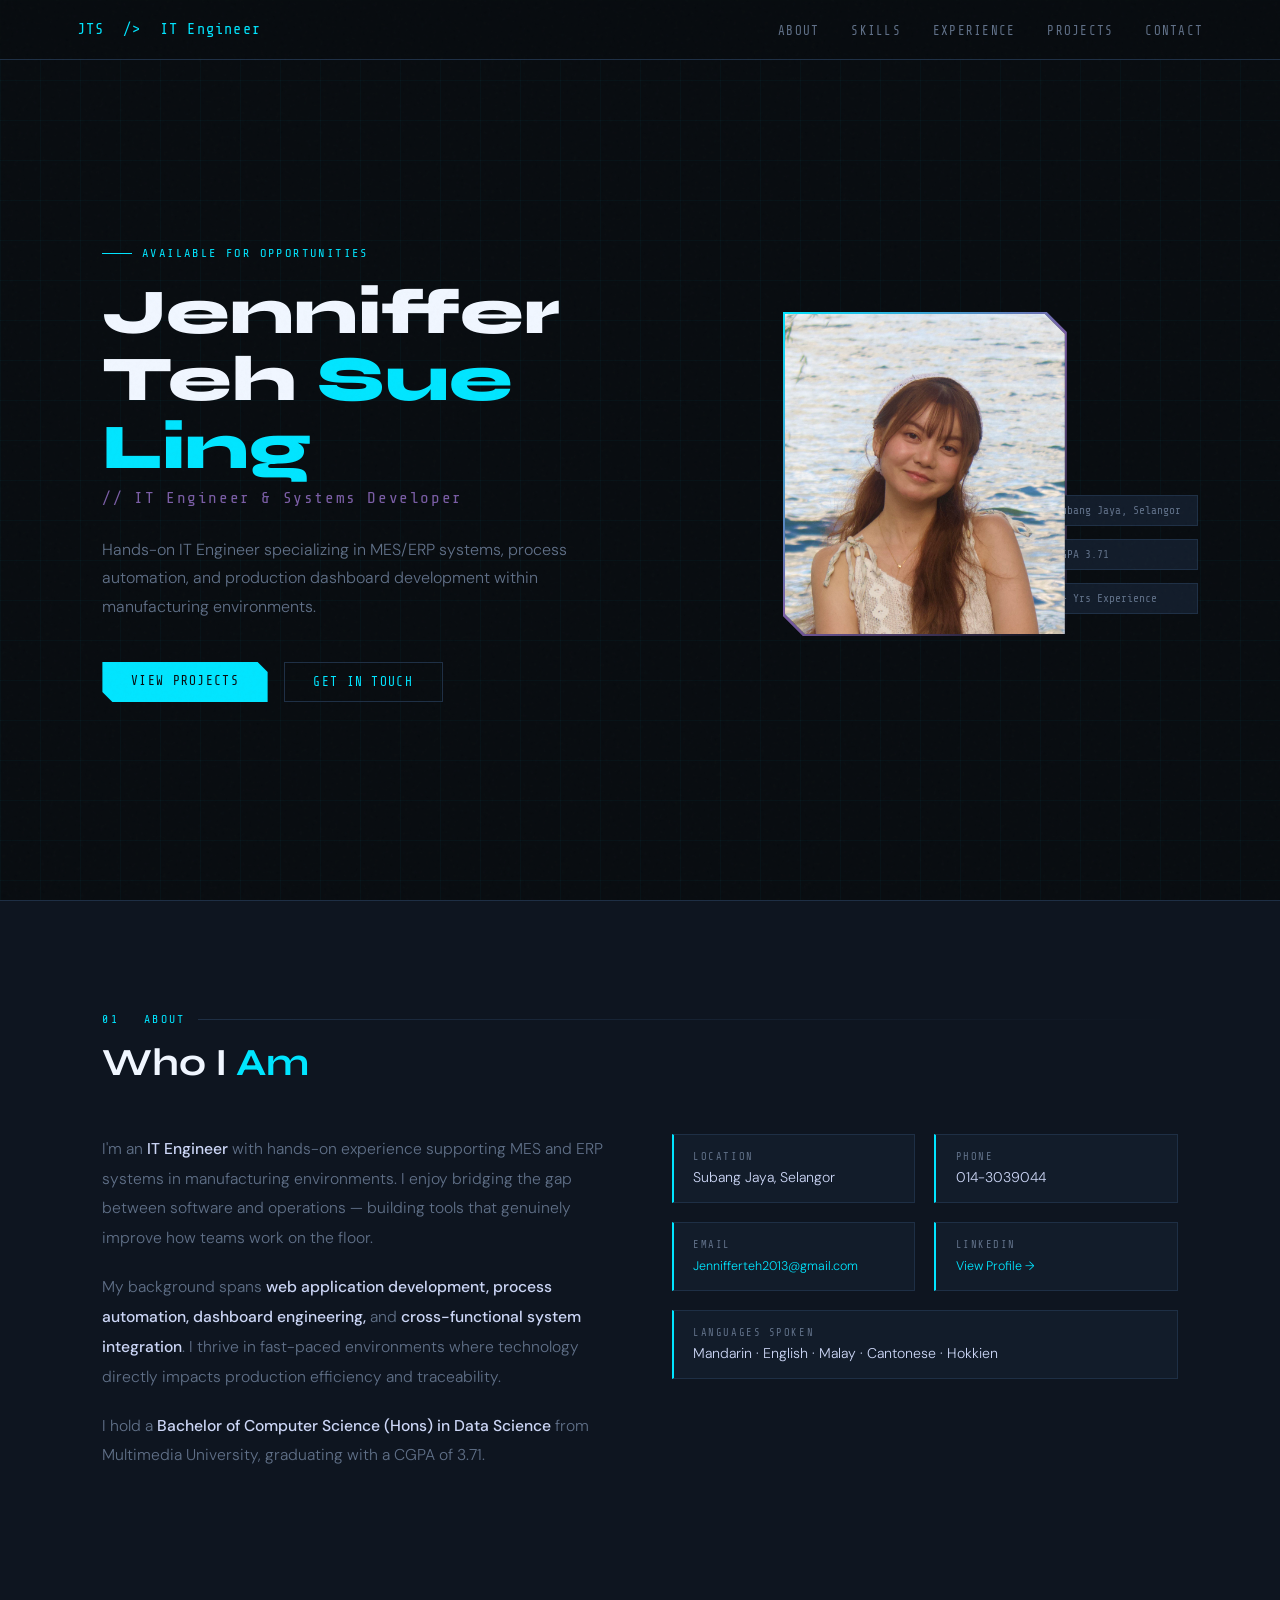
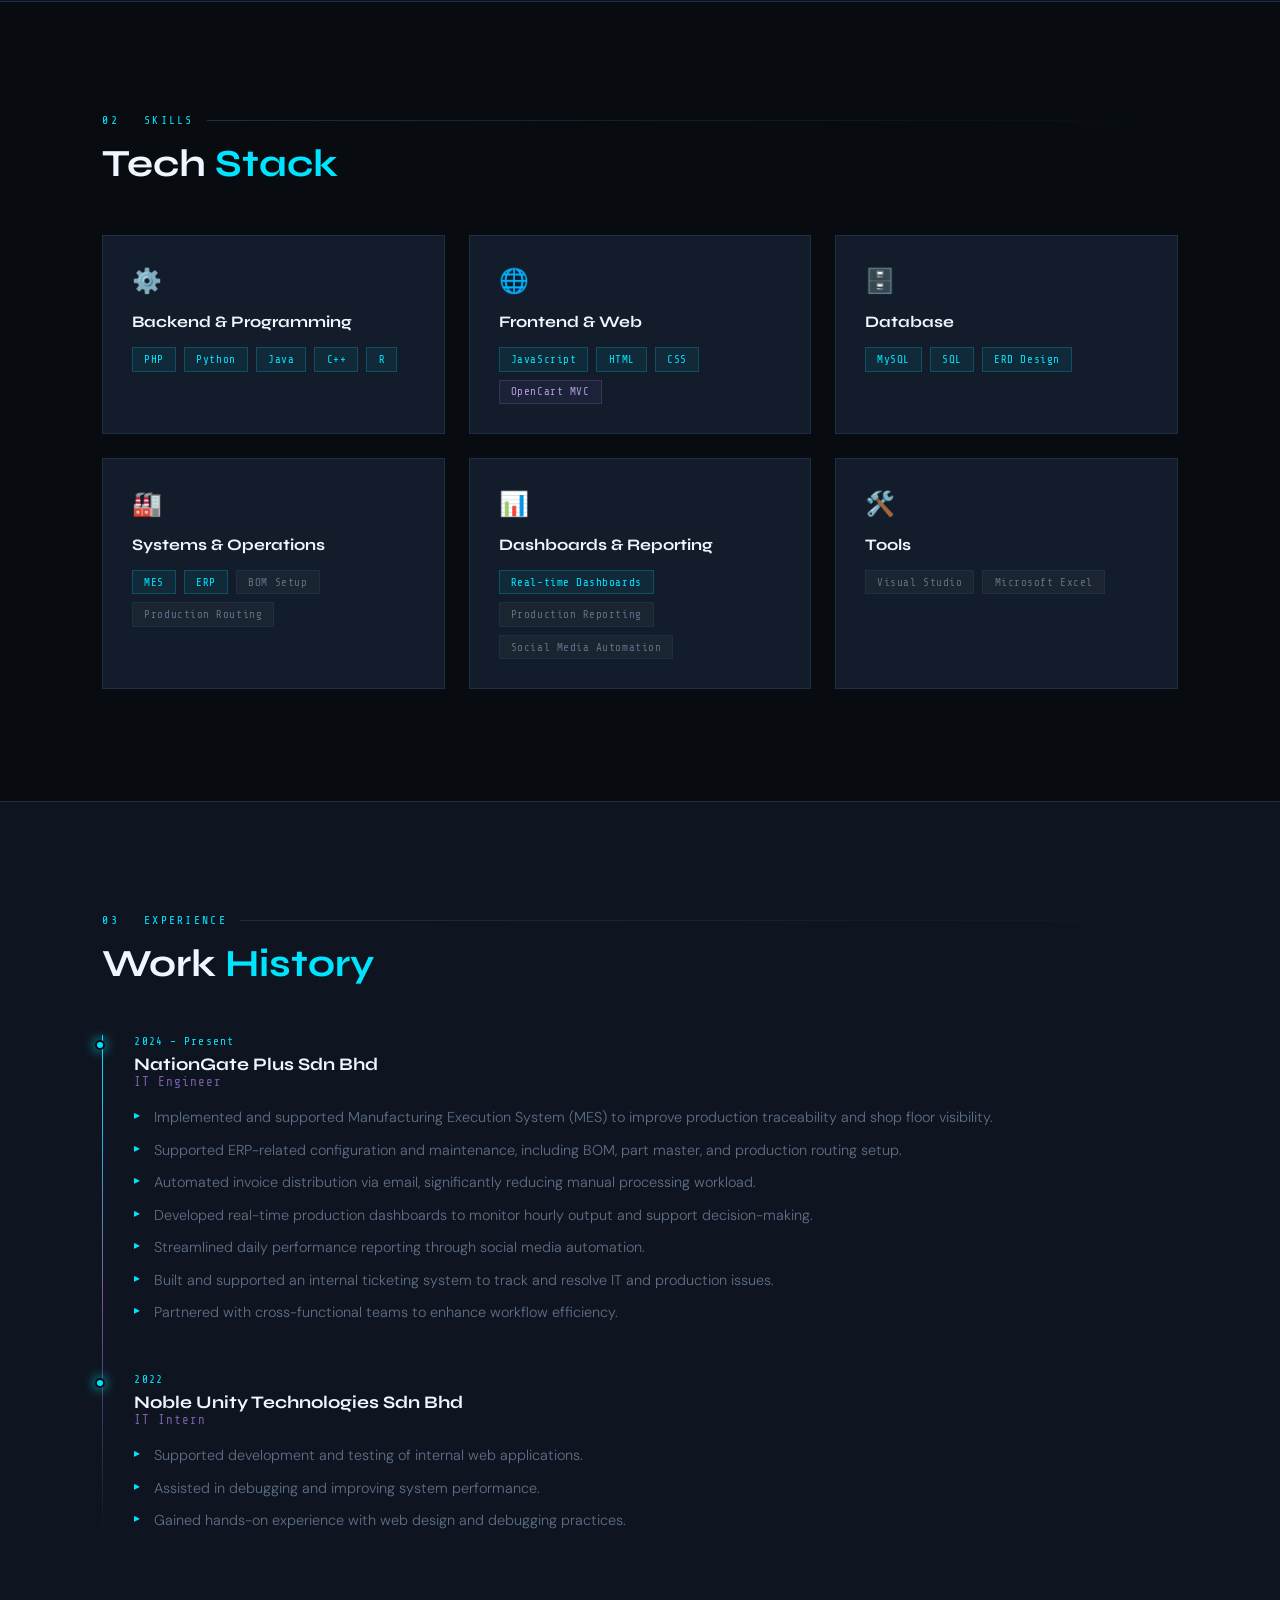
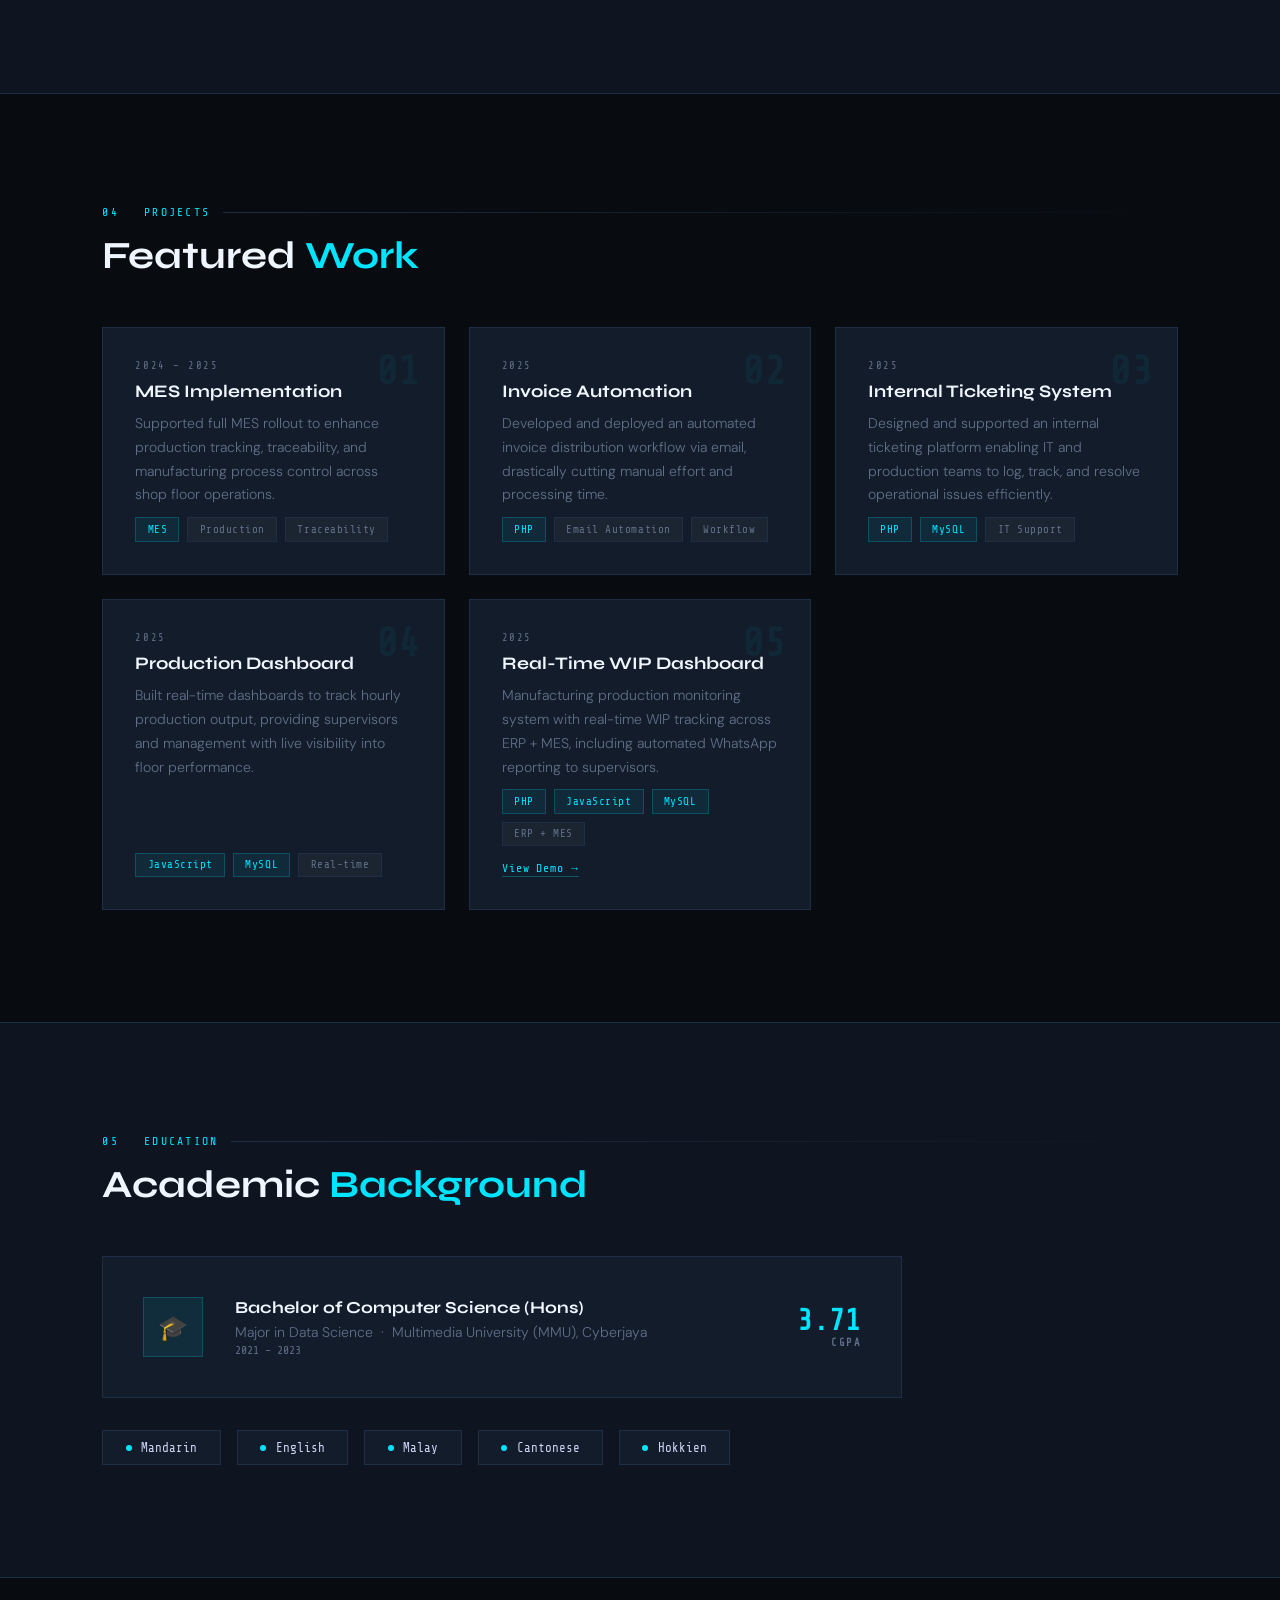
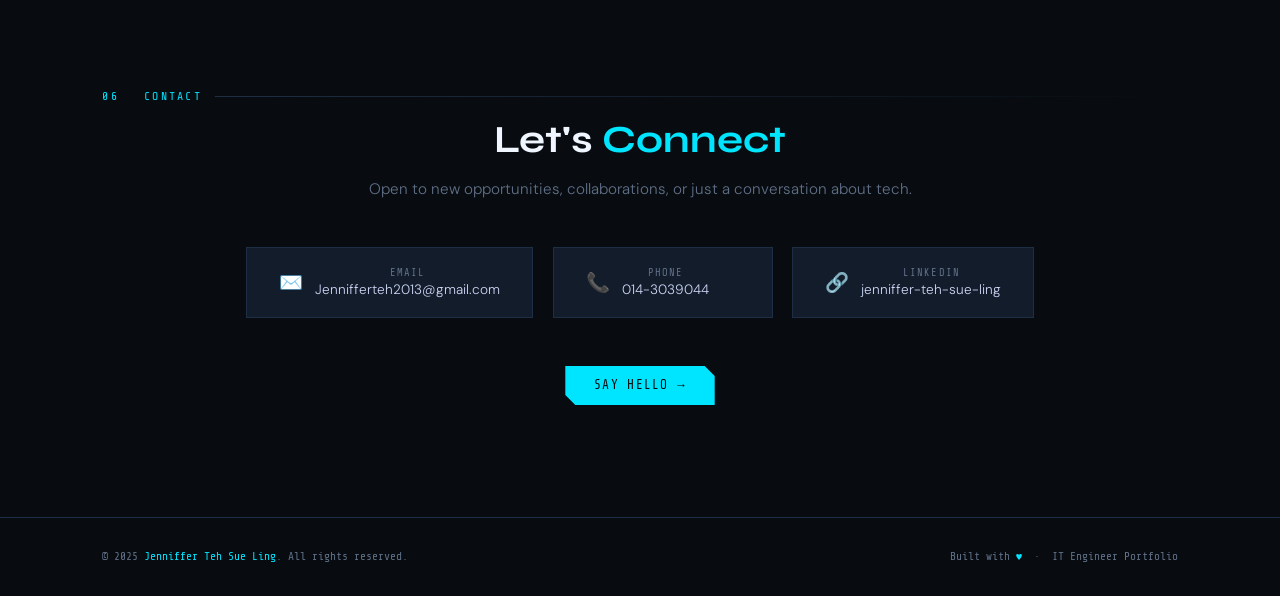
<file: index.html>
<!DOCTYPE html>
<html lang="en">
<head>
  <meta charset="UTF-8" />
  <meta name="viewport" content="width=device-width, initial-scale=1.0"/>
  <title>Jenniffer Teh Sue Ling | IT Engineer</title>
  <link href="https://fonts.googleapis.com/css2?family=Share+Tech+Mono&family=Syne:wght@400;600;700;800&family=DM+Sans:wght@300;400;500&display=swap" rel="stylesheet"/>
  <style>
    *, *::before, *::after { box-sizing: border-box; margin: 0; padding: 0; }

    :root {
      --bg:      #080c10;
      --surface: #0e1520;
      --card:    #121c2a;
      --border:  #1e2f45;
      --accent:  #00e5ff;
      --accent2: #7b5ea7;
      --text:    #ccd6f6;
      --muted:   #607088;
      --white:   #f0f6ff;
      --mono:    'Share Tech Mono', monospace;
      --head:    'Syne', sans-serif;
      --body:    'DM Sans', sans-serif;
    }

    html { scroll-behavior: smooth; }

    body {
      background: var(--bg);
      color: var(--text);
      font-family: var(--body);
      font-weight: 300;
      overflow-x: hidden;
    }

    /* ── NOISE OVERLAY ── */
    body::before {
      content: '';
      position: fixed; inset: 0;
      background-image: url("data:image/svg+xml,%3Csvg viewBox='0 0 256 256' xmlns='http://www.w3.org/2000/svg'%3E%3Cfilter id='noise'%3E%3CfeTurbulence type='fractalNoise' baseFrequency='0.9' numOctaves='4' stitchTiles='stitch'/%3E%3C/filter%3E%3Crect width='100%25' height='100%25' filter='url(%23noise)' opacity='0.04'/%3E%3C/svg%3E");
      pointer-events: none; z-index: 999; opacity: .5;
    }

    /* ── GRID BACKGROUND ── */
    .grid-bg {
      position: fixed; inset: 0; z-index: 0;
      background-image:
        linear-gradient(rgba(0,229,255,.03) 1px, transparent 1px),
        linear-gradient(90deg, rgba(0,229,255,.03) 1px, transparent 1px);
      background-size: 40px 40px;
    }

    /* ── NAV ── */
    nav {
      position: fixed; top: 0; left: 0; right: 0; z-index: 100;
      display: flex; align-items: center; justify-content: space-between;
      padding: 1.2rem 6%;
      background: rgba(8,12,16,.85);
      backdrop-filter: blur(14px);
      border-bottom: 1px solid var(--border);
    }
    .nav-logo {
      font-family: var(--mono);
      color: var(--accent);
      font-size: .95rem;
      letter-spacing: .08em;
    }
    .nav-links { display: flex; gap: 2rem; list-style: none; }
    .nav-links a {
      font-family: var(--mono);
      font-size: .78rem;
      color: var(--muted);
      text-decoration: none;
      letter-spacing: .1em;
      text-transform: uppercase;
      transition: color .3s;
    }
    .nav-links a:hover { color: var(--accent); }

    /* ── HAMBURGER (mobile) ── */
    .nav-hamburger {
      display: none;
      flex-direction: column;
      gap: 5px;
      cursor: pointer;
      padding: 4px;
      background: none;
      border: none;
    }
    .nav-hamburger span {
      display: block;
      width: 22px; height: 2px;
      background: var(--accent);
      transition: transform .3s, opacity .3s;
    }
    .nav-hamburger.open span:nth-child(1) { transform: translateY(7px) rotate(45deg); }
    .nav-hamburger.open span:nth-child(2) { opacity: 0; }
    .nav-hamburger.open span:nth-child(3) { transform: translateY(-7px) rotate(-45deg); }

    /* ── SECTIONS ── */
    section { position: relative; z-index: 1; }

    /* ── HERO ── */
    #hero {
      min-height: 100vh;
      display: grid;
      grid-template-columns: 1fr 1fr;
      align-items: center;
      padding: 8rem 8% 5rem;
      gap: 4rem;
    }
    .hero-label {
      font-family: var(--mono);
      font-size: .75rem;
      color: var(--accent);
      letter-spacing: .2em;
      text-transform: uppercase;
      margin-bottom: 1.2rem;
      display: flex; align-items: center; gap: .6rem;
    }
    .hero-label::before {
      content: ''; width: 30px; height: 1px; background: var(--accent);
    }
    .hero-name {
      font-family: var(--head);
      font-size: clamp(2.8rem, 5vw, 4.5rem);
      font-weight: 800;
      line-height: 1.05;
      color: var(--white);
      margin-bottom: .5rem;
    }
    .hero-name span { color: var(--accent); }
    .hero-title {
      font-family: var(--mono);
      font-size: 1rem;
      color: var(--accent2);
      margin-bottom: 1.8rem;
      letter-spacing: .1em;
    }
    .hero-desc {
      font-size: 1rem;
      line-height: 1.8;
      color: var(--muted);
      max-width: 480px;
      margin-bottom: 2.5rem;
    }
    .hero-btns { display: flex; gap: 1rem; flex-wrap: wrap; }
    .btn-primary {
      padding: .75rem 1.8rem;
      background: var(--accent);
      color: #080c10;
      font-family: var(--mono);
      font-size: .8rem;
      letter-spacing: .1em;
      text-transform: uppercase;
      border: none; cursor: pointer;
      text-decoration: none;
      clip-path: polygon(0 0, calc(100% - 10px) 0, 100% 10px, 100% 100%, 10px 100%, 0 calc(100% - 10px));
      transition: opacity .3s;
      display: inline-block;
    }
    .btn-primary:hover { opacity: .85; }
    .btn-outline {
      padding: .75rem 1.8rem;
      background: transparent;
      color: var(--accent);
      font-family: var(--mono);
      font-size: .8rem;
      letter-spacing: .1em;
      text-transform: uppercase;
      border: 1px solid var(--border);
      cursor: pointer;
      text-decoration: none;
      transition: border-color .3s, color .3s;
      display: inline-block;
    }
    .btn-outline:hover { border-color: var(--accent); }

    /* ── HERO PHOTO SIDE ── */
    .hero-visual {
      display: flex; justify-content: center; align-items: center;
      position: relative;
    }
    .photo-frame {
      width: 280px; height: 320px;
      position: relative;
    }
    .photo-frame::before {
      content: '';
      position: absolute; inset: -2px;
      background: linear-gradient(135deg, var(--accent), var(--accent2), transparent);
      clip-path: polygon(0 0, calc(100% - 20px) 0, 100% 20px, 100% 100%, 20px 100%, 0 calc(100% - 20px));
      animation: borderPulse 3s ease-in-out infinite;
    }
    @keyframes borderPulse {
      0%,100% { opacity: 1; } 50% { opacity: .5; }
    }
    .photo-inner {
      position: relative; z-index: 1;
      width: 100%; height: 100%;
      background: var(--card);
      clip-path: polygon(0 0, calc(100% - 20px) 0, 100% 20px, 100% 100%, 20px 100%, 0 calc(100% - 20px));
      display: flex; align-items: center; justify-content: center;
      overflow: hidden;
    }
    .profile-img {
      width: 100%; height: 100%;
      object-fit: cover; object-position: center top; display: block;
    }
    .hero-stats {
      position: absolute; right: -20px; bottom: 20px;
      display: flex; flex-direction: column; gap: .8rem;
    }
    .stat-chip {
      background: var(--card);
      border: 1px solid var(--border);
      padding: .5rem 1rem;
      font-family: var(--mono);
      font-size: .7rem;
      color: var(--accent);
      display: flex; align-items: center; gap: .5rem;
    }
    .stat-chip span { color: var(--muted); }

    /* ── SECTION HEADERS ── */
    .section-label {
      font-family: var(--mono);
      font-size: .72rem;
      color: var(--accent);
      letter-spacing: .2em;
      text-transform: uppercase;
      display: flex; align-items: center; gap: .8rem;
      margin-bottom: .8rem;
    }
    .section-label::after {
      content: ''; flex: 1; height: 1px;
      background: linear-gradient(90deg, var(--border), transparent);
    }
    .section-title {
      font-family: var(--head);
      font-size: clamp(1.8rem, 3vw, 2.5rem);
      font-weight: 700;
      color: var(--white);
      margin-bottom: 3rem;
    }
    .section-title span { color: var(--accent); }

    /* ── ABOUT ── */
    #about {
      padding: 7rem 8%;
      background: var(--surface);
      border-top: 1px solid var(--border);
      border-bottom: 1px solid var(--border);
    }
    .about-grid {
      display: grid;
      grid-template-columns: 1fr 1fr;
      gap: 4rem;
      align-items: start;
    }
    .about-text p {
      font-size: .98rem;
      line-height: 1.9;
      color: var(--muted);
      margin-bottom: 1.2rem;
    }
    .about-text p strong { color: var(--text); font-weight: 500; }
    .info-grid {
      display: grid;
      grid-template-columns: 1fr 1fr;
      gap: 1.2rem;
    }
    .info-item {
      padding: 1rem 1.2rem;
      background: var(--card);
      border: 1px solid var(--border);
      border-left: 2px solid var(--accent);
    }
    .info-label {
      font-family: var(--mono);
      font-size: .65rem;
      color: var(--muted);
      letter-spacing: .15em;
      text-transform: uppercase;
      margin-bottom: .3rem;
    }
    .info-value { font-size: .88rem; color: var(--text); }
    .info-value a { color: var(--accent); text-decoration: none; font-size: .78rem; }

    /* ── SKILLS ── */
    #skills { padding: 7rem 8%; }
    .skills-grid {
      display: grid;
      grid-template-columns: repeat(auto-fit, minmax(260px, 1fr));
      gap: 1.5rem;
    }
    .skill-card {
      background: var(--card);
      border: 1px solid var(--border);
      padding: 1.8rem;
      position: relative;
      overflow: hidden;
      transition: border-color .3s, transform .3s;
    }
    .skill-card:hover { border-color: var(--accent); transform: translateY(-4px); }
    .skill-card::before {
      content: '';
      position: absolute; top: 0; left: 0; right: 0; height: 2px;
      background: linear-gradient(90deg, var(--accent), var(--accent2));
      transform: scaleX(0); transform-origin: left;
      transition: transform .4s;
    }
    .skill-card:hover::before { transform: scaleX(1); }
    .skill-card-icon { font-size: 1.5rem; margin-bottom: 1rem; }
    .skill-card-title {
      font-family: var(--head);
      font-weight: 700;
      font-size: 1rem;
      color: var(--white);
      margin-bottom: 1rem;
    }
    .skill-tags { display: flex; flex-wrap: wrap; gap: .5rem; }
    .tag {
      font-family: var(--mono);
      font-size: .68rem;
      padding: .3rem .7rem;
      background: rgba(0,229,255,.07);
      border: 1px solid rgba(0,229,255,.2);
      color: var(--accent);
      letter-spacing: .05em;
    }
    .tag.purple {
      background: rgba(123,94,167,.1);
      border-color: rgba(123,94,167,.3);
      color: #b39ddb;
    }
    .tag.grey {
      background: rgba(255,255,255,.04);
      border-color: var(--border);
      color: var(--muted);
    }

    /* ── EXPERIENCE ── */
    #experience {
      padding: 7rem 8%;
      background: var(--surface);
      border-top: 1px solid var(--border);
      border-bottom: 1px solid var(--border);
    }
    .timeline { position: relative; padding-left: 2rem; }
    .timeline::before {
      content: '';
      position: absolute; left: 0; top: 0; bottom: 0; width: 1px;
      background: linear-gradient(180deg, var(--accent), var(--accent2), transparent);
    }
    .timeline-item { position: relative; margin-bottom: 3rem; }
    .timeline-dot {
      position: absolute; left: -2.45rem; top: .3rem;
      width: 10px; height: 10px;
      background: var(--accent);
      border: 2px solid var(--bg);
      border-radius: 50%;
      box-shadow: 0 0 12px var(--accent);
    }
    .timeline-period {
      font-family: var(--mono);
      font-size: .7rem;
      color: var(--accent);
      letter-spacing: .1em;
      margin-bottom: .4rem;
    }
    .timeline-company {
      font-family: var(--head);
      font-weight: 700;
      font-size: 1.1rem;
      color: var(--white);
    }
    .timeline-role {
      font-family: var(--mono);
      font-size: .78rem;
      color: var(--accent2);
      margin-bottom: 1rem;
      letter-spacing: .08em;
    }
    .timeline-list { list-style: none; }
    .timeline-list li {
      font-size: .9rem;
      color: var(--muted);
      line-height: 1.7;
      padding-left: 1.2rem;
      position: relative;
      margin-bottom: .5rem;
    }
    .timeline-list li::before {
      content: '▸';
      position: absolute; left: 0;
      color: var(--accent);
      font-size: .75rem;
    }

    /* ── PROJECTS ── */
    #projects { padding: 7rem 8%; }
    .projects-grid {
      display: grid;
      grid-template-columns: repeat(auto-fit, minmax(280px, 1fr));
      gap: 1.5rem;
    }
    .project-card {
      background: var(--card);
      border: 1px solid var(--border);
      padding: 2rem;
      position: relative;
      overflow: hidden;
      transition: border-color .3s, transform .3s;
      display: flex;
      flex-direction: column;
      gap: .6rem;
    }
    .project-card:hover { border-color: var(--accent2); transform: translateY(-5px); }
    .project-year {
      font-family: var(--mono);
      font-size: .65rem;
      color: var(--muted);
      letter-spacing: .15em;
    }
    .project-title {
      font-family: var(--head);
      font-weight: 700;
      font-size: 1.1rem;
      color: var(--white);
    }
    .project-desc {
      font-size: .88rem;
      line-height: 1.7;
      color: var(--muted);
      flex: 1;
    }
    .project-num {
      position: absolute; top: 1.5rem; right: 1.5rem;
      font-family: var(--mono);
      font-size: 2.5rem;
      color: rgba(0,229,255,.06);
      font-weight: 800;
      line-height: 1;
    }
    /* project link styled consistently */
    .project-link {
      margin-top: .4rem;
      display: inline-block;
      font-family: var(--mono);
      font-size: .72rem;
      color: var(--accent);
      text-decoration: none;
      letter-spacing: .08em;
      border-bottom: 1px solid rgba(0,229,255,.3);
      padding-bottom: 1px;
      transition: border-color .3s;
      align-self: flex-start;
    }
    .project-link:hover { border-color: var(--accent); }

    /* ── EDUCATION ── */
    #education {
      padding: 7rem 8%;
      background: var(--surface);
      border-top: 1px solid var(--border);
      border-bottom: 1px solid var(--border);
    }
    .edu-card {
      background: var(--card);
      border: 1px solid var(--border);
      padding: 2.5rem;
      display: grid;
      grid-template-columns: auto 1fr auto;
      gap: 2rem;
      align-items: center;
      max-width: 800px;
    }
    .edu-icon {
      width: 60px; height: 60px;
      background: rgba(0,229,255,.08);
      border: 1px solid rgba(0,229,255,.2);
      display: flex; align-items: center; justify-content: center;
      font-size: 1.5rem;
    }
    .edu-degree {
      font-family: var(--head);
      font-weight: 700;
      font-size: 1.05rem;
      color: var(--white);
      margin-bottom: .3rem;
    }
    .edu-school { font-size: .88rem; color: var(--muted); margin-bottom: .2rem; }
    .edu-period { font-family: var(--mono); font-size: .72rem; color: var(--muted); }
    .edu-cgpa {
      font-family: var(--mono);
      font-size: 1.8rem;
      font-weight: 800;
      color: var(--accent);
      text-align: right;
    }
    .edu-cgpa span {
      display: block;
      font-size: .65rem;
      color: var(--muted);
      letter-spacing: .15em;
      text-transform: uppercase;
    }

    /* ── LANGUAGES ── */
    .lang-row { display: flex; flex-wrap: wrap; gap: 1rem; margin-top: 2rem; }
    .lang-chip {
      padding: .6rem 1.4rem;
      background: var(--card);
      border: 1px solid var(--border);
      font-family: var(--mono);
      font-size: .78rem;
      color: var(--text);
      display: flex; align-items: center; gap: .6rem;
    }
    .lang-chip::before {
      content: '';
      width: 6px; height: 6px;
      background: var(--accent);
      border-radius: 50%;
    }

    /* ── CONTACT ── */
    #contact { padding: 7rem 8%; text-align: center; }
    #contact .section-title { margin-bottom: 1rem; }
    #contact > p { color: var(--muted); margin-bottom: 3rem; font-size: .95rem; }
    .contact-cards {
      display: flex; flex-wrap: wrap; justify-content: center; gap: 1.2rem;
      margin-bottom: 3rem;
    }
    .contact-card {
      background: var(--card);
      border: 1px solid var(--border);
      padding: 1.2rem 2rem;
      display: flex; align-items: center; gap: .8rem;
      text-decoration: none;
      transition: border-color .3s;
      min-width: 220px;
    }
    .contact-card:hover { border-color: var(--accent); }
    .contact-card-icon { font-size: 1.2rem; }
    .contact-card-label {
      font-family: var(--mono);
      font-size: .65rem;
      color: var(--muted);
      text-transform: uppercase;
      letter-spacing: .1em;
      margin-bottom: .1rem;
    }
    .contact-card-value { font-size: .85rem; color: var(--text); }

    /* ── FOOTER ── */
    footer {
      padding: 2rem 8%;
      border-top: 1px solid var(--border);
      display: flex; align-items: center; justify-content: space-between;
      font-family: var(--mono);
      font-size: .7rem;
      color: var(--muted);
    }
    footer span { color: var(--accent); }

    /* ── ANIMATIONS ── */
    .fade-up {
      opacity: 0; transform: translateY(30px);
      animation: fadeUp .7s ease forwards;
    }
    @keyframes fadeUp { to { opacity: 1; transform: translateY(0); } }
    .delay-1 { animation-delay: .15s; }
    .delay-2 { animation-delay: .3s; }
    .delay-3 { animation-delay: .45s; }
    .delay-4 { animation-delay: .6s; }

    /* ── RESPONSIVE ── */
    @media (max-width: 768px) {
      .nav-hamburger { display: flex; }
      .nav-links {
        display: none;
        position: fixed; top: 64px; left: 0; right: 0;
        flex-direction: column;
        background: rgba(8,12,16,.97);
        border-bottom: 1px solid var(--border);
        padding: 1.5rem 6%;
        gap: 1.2rem;
      }
      .nav-links.open { display: flex; }
      .nav-links a { font-size: .9rem; }

      #hero { grid-template-columns: 1fr; text-align: center; padding-top: 7rem; }
      .hero-visual { display: none; }
      .hero-label { justify-content: center; }
      .hero-btns { justify-content: center; }

      .about-grid { grid-template-columns: 1fr; }
      .info-grid { grid-template-columns: 1fr; }
      .edu-card { grid-template-columns: 1fr; text-align: center; }
      .edu-cgpa { text-align: center; }

      nav { padding: 1rem 5%; }
      footer { flex-direction: column; gap: .5rem; text-align: center; }
    }
  </style>
</head>
<body>

<div class="grid-bg"></div>

<!-- NAV -->
<nav>
  <div class="nav-logo">JTS &nbsp;/&gt;&nbsp; IT Engineer</div>
  <ul class="nav-links" id="navLinks">
    <li><a href="#about"      onclick="closeMenu()">About</a></li>
    <li><a href="#skills"     onclick="closeMenu()">Skills</a></li>
    <li><a href="#experience" onclick="closeMenu()">Experience</a></li>
    <li><a href="#projects"   onclick="closeMenu()">Projects</a></li>
    <li><a href="#contact"    onclick="closeMenu()">Contact</a></li>
  </ul>
  <button class="nav-hamburger" id="hamburger" aria-label="Toggle menu" onclick="toggleMenu()">
    <span></span><span></span><span></span>
  </button>
</nav>

<!-- HERO -->
<section id="hero">
  <div class="hero-content">
    <div class="hero-label fade-up">Available for opportunities</div>
    <h1 class="hero-name fade-up delay-1">Jenniffer<br>Teh <span>Sue Ling</span></h1>
    <div class="hero-title fade-up delay-2">// IT Engineer &amp; Systems Developer</div>
    <p class="hero-desc fade-up delay-3">
      Hands-on IT Engineer specializing in MES/ERP systems, process automation, and production dashboard development within manufacturing environments.
    </p>
    <div class="hero-btns fade-up delay-4">
      <a href="#projects" class="btn-primary">View Projects</a>
      <a href="#contact"  class="btn-outline">Get In Touch</a>
    </div>
  </div>

  <div class="hero-visual fade-up delay-2">
    <div class="photo-frame">
      <div class="photo-inner">
        <img src="images/profile.jpg" class="profile-img" alt="Jenniffer Teh Sue Ling">
      </div>
    </div>
    <div class="hero-stats">
      <div class="stat-chip">📍 <span>Subang Jaya, Selangor</span></div>
      <div class="stat-chip">🎓 <span>CGPA 3.71</span></div>
      <div class="stat-chip">💼 <span>2+ Yrs Experience</span></div>
    </div>
  </div>
</section>

<!-- ABOUT -->
<section id="about">
  <div class="section-label">01 &nbsp; About</div>
  <h2 class="section-title">Who I <span>Am</span></h2>
  <div class="about-grid">
    <div class="about-text">
      <p>I'm an <strong>IT Engineer</strong> with hands-on experience supporting MES and ERP systems in manufacturing environments. I enjoy bridging the gap between software and operations — building tools that genuinely improve how teams work on the floor.</p>
      <p>My background spans <strong>web application development, process automation, dashboard engineering,</strong> and <strong>cross-functional system integration</strong>. I thrive in fast-paced environments where technology directly impacts production efficiency and traceability.</p>
      <p>I hold a <strong>Bachelor of Computer Science (Hons) in Data Science</strong> from Multimedia University, graduating with a CGPA of 3.71.</p>
    </div>
    <div class="info-grid">
      <div class="info-item">
        <div class="info-label">Location</div>
        <div class="info-value">Subang Jaya, Selangor</div>
      </div>
      <div class="info-item">
        <div class="info-label">Phone</div>
        <div class="info-value">014-3039044</div>
      </div>
      <div class="info-item">
        <div class="info-label">Email</div>
        <div class="info-value"><a href="mailto:Jennifferteh2013@gmail.com">Jennifferteh2013@gmail.com</a></div>
      </div>
      <div class="info-item">
        <div class="info-label">LinkedIn</div>
        <div class="info-value"><a href="https://www.linkedin.com/in/jenniffer-teh-sue-ling-120233326/" target="_blank" rel="noopener">View Profile →</a></div>
      </div>
      <div class="info-item" style="grid-column: span 2;">
        <div class="info-label">Languages Spoken</div>
        <div class="info-value">Mandarin · English · Malay · Cantonese · Hokkien</div>
      </div>
    </div>
  </div>
</section>

<!-- SKILLS -->
<section id="skills">
  <div class="section-label">02 &nbsp; Skills</div>
  <h2 class="section-title">Tech <span>Stack</span></h2>
  <div class="skills-grid">
    <div class="skill-card">
      <div class="skill-card-icon">⚙️</div>
      <div class="skill-card-title">Backend &amp; Programming</div>
      <div class="skill-tags">
        <span class="tag">PHP</span><span class="tag">Python</span>
        <span class="tag">Java</span><span class="tag">C++</span><span class="tag">R</span>
      </div>
    </div>
    <div class="skill-card">
      <div class="skill-card-icon">🌐</div>
      <div class="skill-card-title">Frontend &amp; Web</div>
      <div class="skill-tags">
        <span class="tag">JavaScript</span><span class="tag">HTML</span>
        <span class="tag">CSS</span><span class="tag purple">OpenCart MVC</span>
      </div>
    </div>
    <div class="skill-card">
      <div class="skill-card-icon">🗄️</div>
      <div class="skill-card-title">Database</div>
      <div class="skill-tags">
        <span class="tag">MySQL</span><span class="tag">SQL</span><span class="tag">ERD Design</span>
      </div>
    </div>
    <div class="skill-card">
      <div class="skill-card-icon">🏭</div>
      <div class="skill-card-title">Systems &amp; Operations</div>
      <div class="skill-tags">
        <span class="tag">MES</span><span class="tag">ERP</span>
        <span class="tag grey">BOM Setup</span><span class="tag grey">Production Routing</span>
      </div>
    </div>
    <div class="skill-card">
      <div class="skill-card-icon">📊</div>
      <div class="skill-card-title">Dashboards &amp; Reporting</div>
      <div class="skill-tags">
        <span class="tag">Real-time Dashboards</span>
        <span class="tag grey">Production Reporting</span>
        <span class="tag grey">Social Media Automation</span>
      </div>
    </div>
    <div class="skill-card">
      <div class="skill-card-icon">🛠️</div>
      <div class="skill-card-title">Tools</div>
      <div class="skill-tags">
        <span class="tag grey">Visual Studio</span><span class="tag grey">Microsoft Excel</span>
      </div>
    </div>
  </div>
</section>

<!-- EXPERIENCE -->
<section id="experience">
  <div class="section-label">03 &nbsp; Experience</div>
  <h2 class="section-title">Work <span>History</span></h2>
  <div class="timeline">

    <div class="timeline-item">
      <div class="timeline-dot"></div>
      <div class="timeline-period">2024 – Present</div>
      <div class="timeline-company">NationGate Plus Sdn Bhd</div>
      <div class="timeline-role">IT Engineer</div>
      <ul class="timeline-list">
        <li>Implemented and supported Manufacturing Execution System (MES) to improve production traceability and shop floor visibility.</li>
        <li>Supported ERP-related configuration and maintenance, including BOM, part master, and production routing setup.</li>
        <li>Automated invoice distribution via email, significantly reducing manual processing workload.</li>
        <li>Developed real-time production dashboards to monitor hourly output and support decision-making.</li>
        <li>Streamlined daily performance reporting through social media automation.</li>
        <li>Built and supported an internal ticketing system to track and resolve IT and production issues.</li>
        <li>Partnered with cross-functional teams to enhance workflow efficiency.</li>
      </ul>
    </div>

    <div class="timeline-item">
      <div class="timeline-dot"></div>
      <div class="timeline-period">2022</div>
      <div class="timeline-company">Noble Unity Technologies Sdn Bhd</div>
      <div class="timeline-role">IT Intern</div>
      <ul class="timeline-list">
        <li>Supported development and testing of internal web applications.</li>
        <li>Assisted in debugging and improving system performance.</li>
        <li>Gained hands-on experience with web design and debugging practices.</li>
      </ul>
    </div>

  </div>
</section>

<!-- PROJECTS -->
<section id="projects">
  <div class="section-label">04 &nbsp; Projects</div>
  <h2 class="section-title">Featured <span>Work</span></h2>
  <div class="projects-grid">

    <div class="project-card">
      <div class="project-num">01</div>
      <div class="project-year">2024 – 2025</div>
      <div class="project-title">MES Implementation</div>
      <p class="project-desc">Supported full MES rollout to enhance production tracking, traceability, and manufacturing process control across shop floor operations.</p>
      <div class="skill-tags">
        <span class="tag">MES</span><span class="tag grey">Production</span><span class="tag grey">Traceability</span>
      </div>
    </div>

    <div class="project-card">
      <div class="project-num">02</div>
      <div class="project-year">2025</div>
      <div class="project-title">Invoice Automation</div>
      <p class="project-desc">Developed and deployed an automated invoice distribution workflow via email, drastically cutting manual effort and processing time.</p>
      <div class="skill-tags">
        <span class="tag">PHP</span><span class="tag grey">Email Automation</span><span class="tag grey">Workflow</span>
      </div>
    </div>

    <div class="project-card">
      <div class="project-num">03</div>
      <div class="project-year">2025</div>
      <div class="project-title">Internal Ticketing System</div>
      <p class="project-desc">Designed and supported an internal ticketing platform enabling IT and production teams to log, track, and resolve operational issues efficiently.</p>
      <div class="skill-tags">
        <span class="tag">PHP</span><span class="tag">MySQL</span><span class="tag grey">IT Support</span>
      </div>
    </div>

    <div class="project-card">
      <div class="project-num">04</div>
      <div class="project-year">2025</div>
      <div class="project-title">Production Dashboard</div>
      <p class="project-desc">Built real-time dashboards to track hourly production output, providing supervisors and management with live visibility into floor performance.</p>
      <div class="skill-tags">
        <span class="tag">JavaScript</span><span class="tag">MySQL</span><span class="tag grey">Real-time</span>
      </div>
    </div>

    <!-- ✅ FIXED: was an unstyled, broken card — now consistent with the rest -->
    <div class="project-card">
      <div class="project-num">05</div>
      <div class="project-year">2025</div>
      <div class="project-title">Real-Time WIP Dashboard</div>
      <p class="project-desc">Manufacturing production monitoring system with real-time WIP tracking across ERP + MES, including automated WhatsApp reporting to supervisors.</p>
      <div class="skill-tags">
        <span class="tag">PHP</span><span class="tag">JavaScript</span>
        <span class="tag">MySQL</span><span class="tag grey">ERP + MES</span>
      </div>
      <a href="projects/wip-dashboard/dashboard.html?mode=demo" class="project-link" target="_blank" rel="noopener">
        View Demo →
      </a>
    </div>

  </div>
</section>

<!-- EDUCATION -->
<section id="education">
  <div class="section-label">05 &nbsp; Education</div>
  <h2 class="section-title">Academic <span>Background</span></h2>
  <div class="edu-card">
    <div class="edu-icon">🎓</div>
    <div>
      <div class="edu-degree">Bachelor of Computer Science (Hons)</div>
      <div class="edu-school">Major in Data Science &nbsp;·&nbsp; Multimedia University (MMU), Cyberjaya</div>
      <div class="edu-period">2021 – 2023</div>
    </div>
    <div class="edu-cgpa">3.71<span>CGPA</span></div>
  </div>

  <div class="lang-row">
    <div class="lang-chip">Mandarin</div>
    <div class="lang-chip">English</div>
    <div class="lang-chip">Malay</div>
    <div class="lang-chip">Cantonese</div>
    <div class="lang-chip">Hokkien</div>
  </div>
</section>

<!-- CONTACT -->
<section id="contact">
  <div class="section-label" style="justify-content:center;">06 &nbsp; Contact</div>
  <h2 class="section-title">Let's <span>Connect</span></h2>
  <p>Open to new opportunities, collaborations, or just a conversation about tech.</p>
  <div class="contact-cards">
    <a class="contact-card" href="mailto:Jennifferteh2013@gmail.com">
      <div class="contact-card-icon">✉️</div>
      <div>
        <div class="contact-card-label">Email</div>
        <div class="contact-card-value">Jennifferteh2013@gmail.com</div>
      </div>
    </a>
    <a class="contact-card" href="tel:0143039044">
      <div class="contact-card-icon">📞</div>
      <div>
        <div class="contact-card-label">Phone</div>
        <div class="contact-card-value">014-3039044</div>
      </div>
    </a>
    <a class="contact-card" href="https://www.linkedin.com/in/jenniffer-teh-sue-ling-120233326/" target="_blank" rel="noopener">
      <div class="contact-card-icon">🔗</div>
      <div>
        <div class="contact-card-label">LinkedIn</div>
        <div class="contact-card-value">jenniffer-teh-sue-ling</div>
      </div>
    </a>
  </div>
  <a href="mailto:Jennifferteh2013@gmail.com" class="btn-primary">Say Hello →</a>
</section>

<!-- FOOTER -->
<footer>
  <div>© 2025 <span>Jenniffer Teh Sue Ling</span>. All rights reserved.</div>
  <div>Built with <span>♥</span> &nbsp;·&nbsp; IT Engineer Portfolio</div>
</footer>

<script>
  // ── Mobile menu ────────────────────────────────────────────────────────────
  function toggleMenu() {
    const nav  = document.getElementById('navLinks');
    const btn  = document.getElementById('hamburger');
    const open = nav.classList.toggle('open');
    btn.classList.toggle('open', open);
    btn.setAttribute('aria-expanded', open);
  }
  function closeMenu() {
    document.getElementById('navLinks').classList.remove('open');
    document.getElementById('hamburger').classList.remove('open');
  }
  // Close menu when clicking outside
  document.addEventListener('click', e => {
    if (!e.target.closest('nav')) closeMenu();
  });

  // ── Scroll-triggered fade-in ───────────────────────────────────────────────
  const observer = new IntersectionObserver((entries) => {
    entries.forEach(entry => {
      if (entry.isIntersecting) {
        entry.target.style.opacity = '1';
        entry.target.style.transform = 'translateY(0)';
        observer.unobserve(entry.target); // animate once only
      }
    });
  }, { threshold: 0.1 });

  document.querySelectorAll(
    '.skill-card, .project-card, .timeline-item, .edu-card, .contact-card, .info-item'
  ).forEach(el => {
    el.style.opacity = '0';
    el.style.transform = 'translateY(24px)';
    el.style.transition = 'opacity .6s ease, transform .6s ease';
    observer.observe(el);
  });

  // ── Active nav link on scroll ──────────────────────────────────────────────
  const sections = document.querySelectorAll('section[id]');
  const navAs    = document.querySelectorAll('.nav-links a');
  const scrollSpy = new IntersectionObserver((entries) => {
    entries.forEach(entry => {
      if (entry.isIntersecting) {
        navAs.forEach(a => a.style.color = '');
        const active = document.querySelector(`.nav-links a[href="#${entry.target.id}"]`);
        if (active) active.style.color = 'var(--accent)';
      }
    });
  }, { rootMargin: '-40% 0px -55% 0px' });
  sections.forEach(s => scrollSpy.observe(s));
</script>
</body>
</html>
</file>
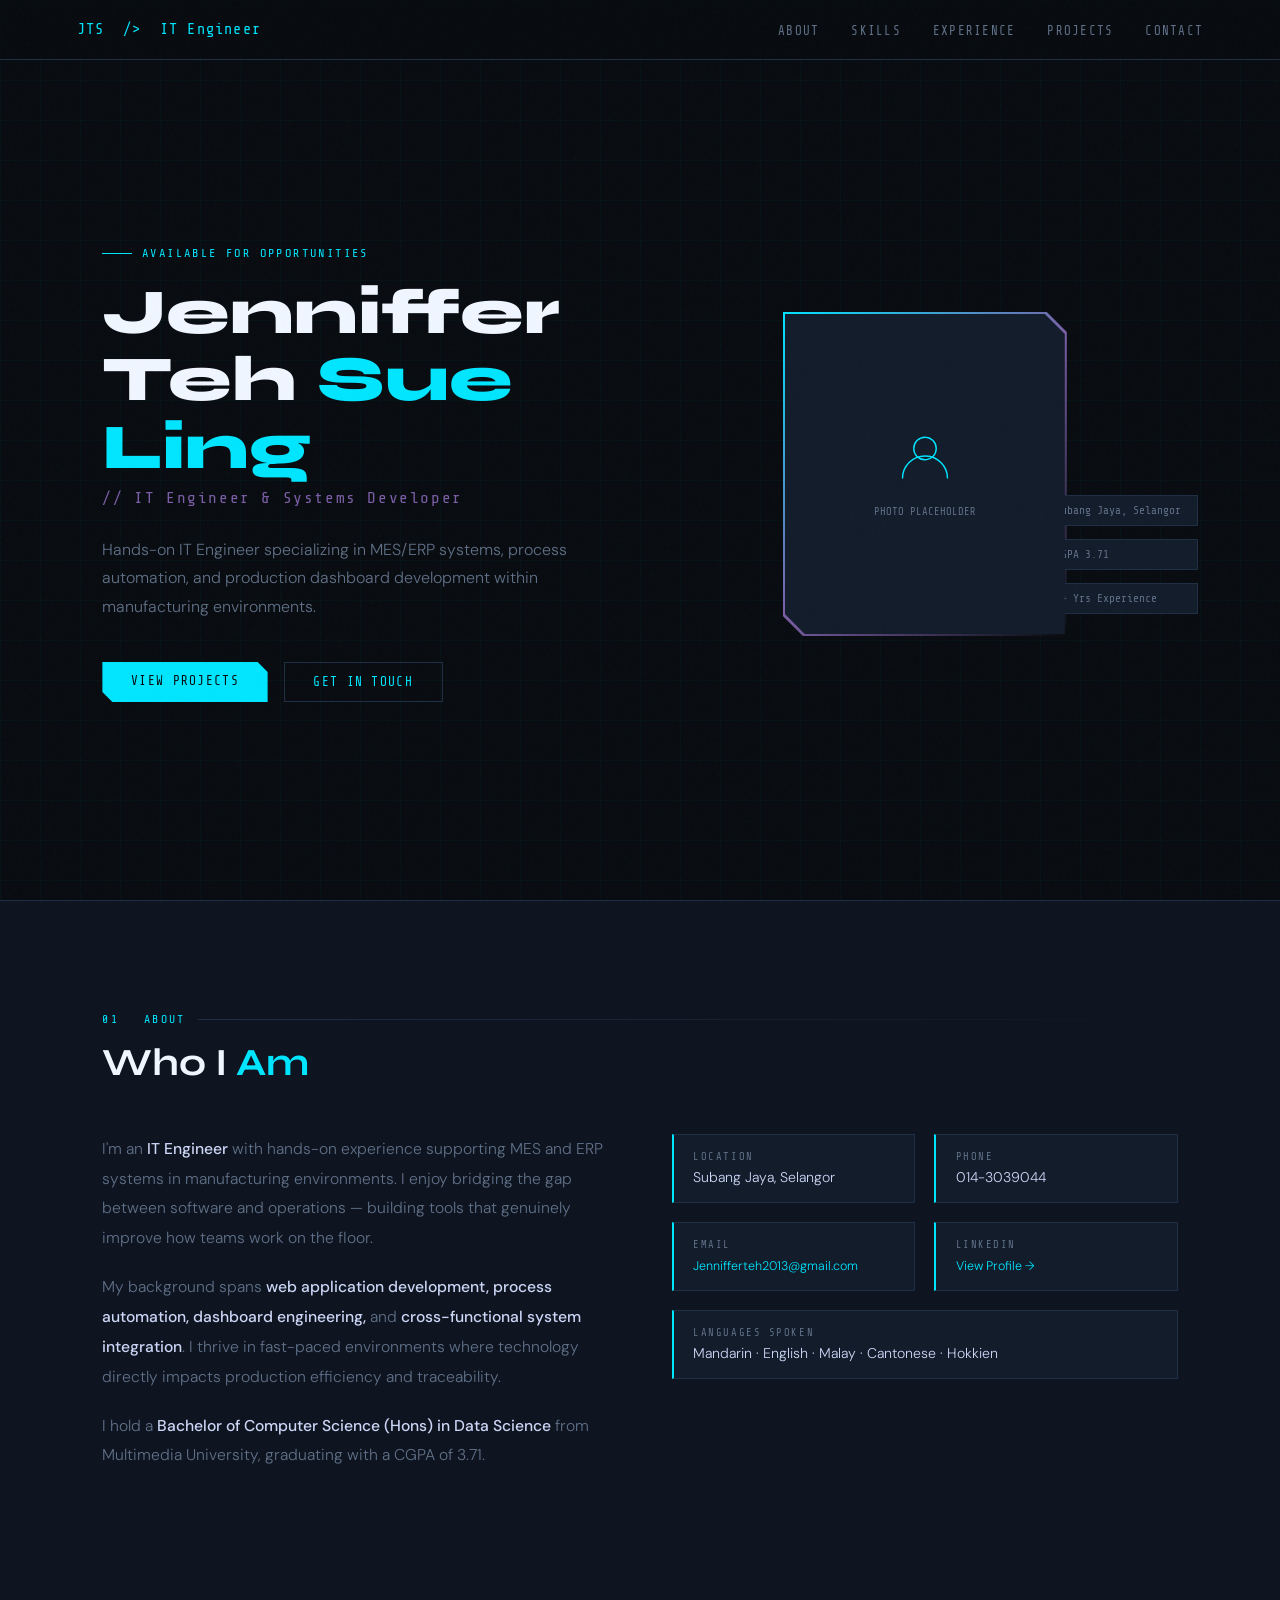
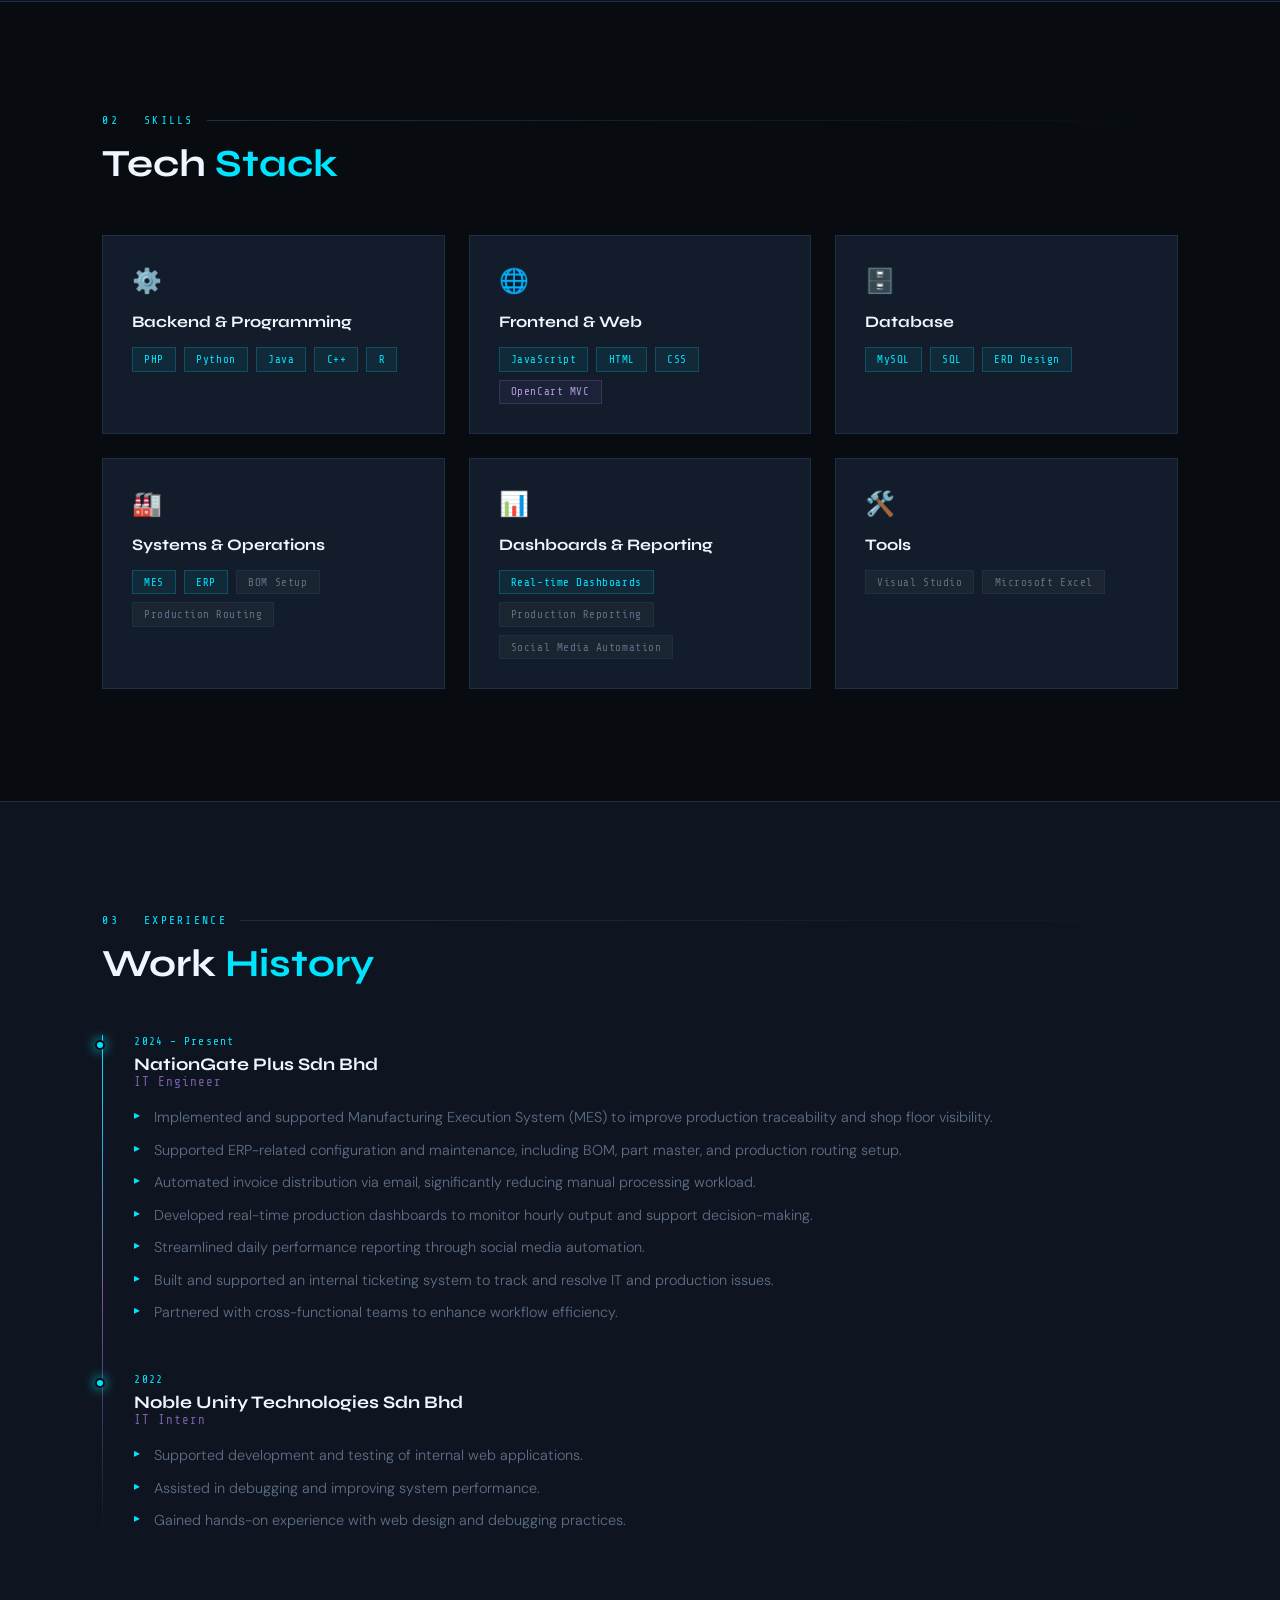
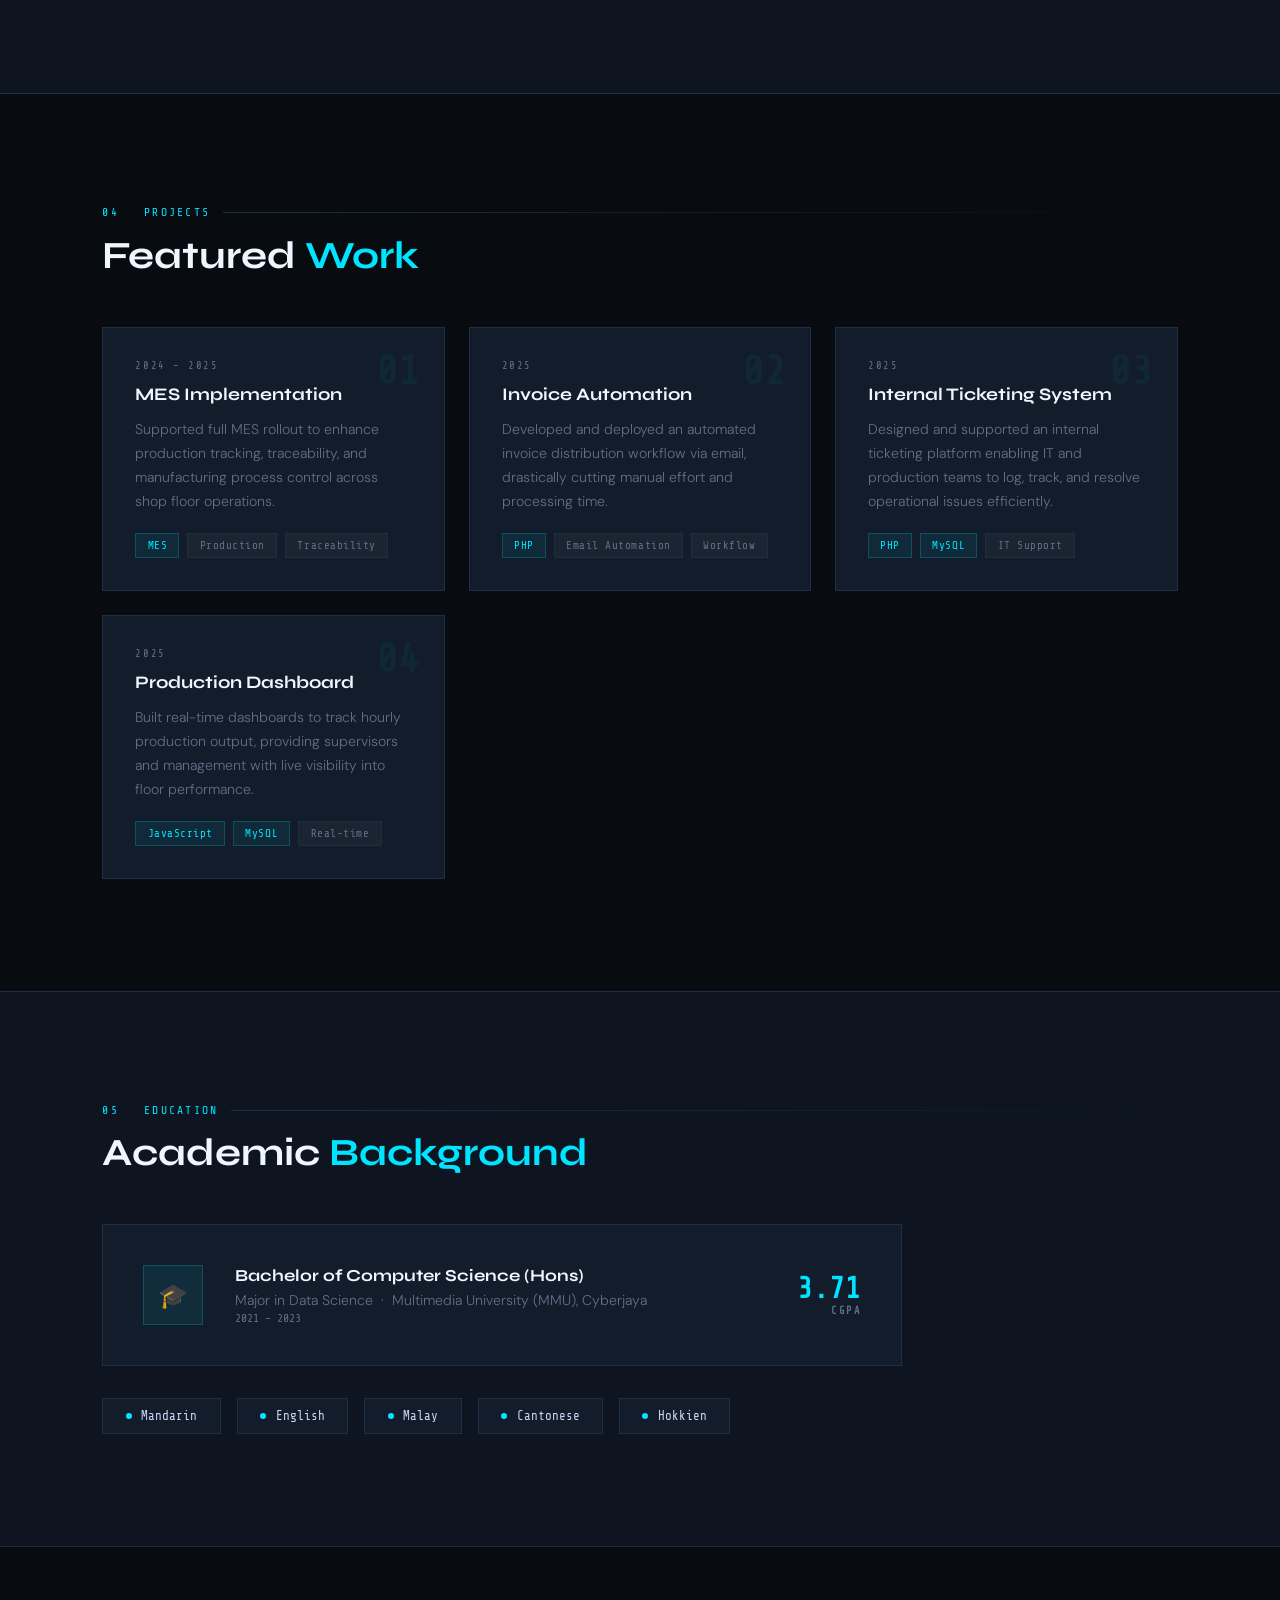
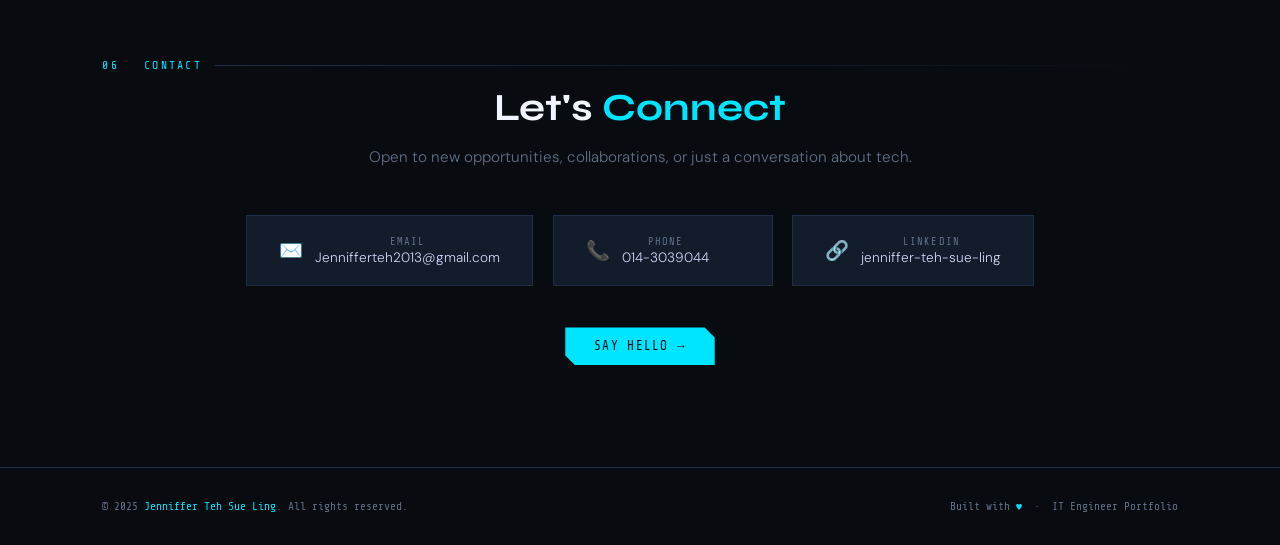
<file: jenniffer_portfolio.html>
<!DOCTYPE html>
<html lang="en">
<head>
  <meta charset="UTF-8" />
  <meta name="viewport" content="width=device-width, initial-scale=1.0"/>
  <title>Jenniffer Teh Sue Ling | IT Engineer</title>
  <link href="https://fonts.googleapis.com/css2?family=Share+Tech+Mono&family=Syne:wght@400;600;700;800&family=DM+Sans:wght@300;400;500&display=swap" rel="stylesheet"/>
  <style>
    *, *::before, *::after { box-sizing: border-box; margin: 0; padding: 0; }

    :root {
      --bg:        #080c10;
      --surface:   #0e1520;
      --card:      #121c2a;
      --border:    #1e2f45;
      --accent:    #00e5ff;
      --accent2:   #7b5ea7;
      --text:      #ccd6f6;
      --muted:     #607088;
      --white:     #f0f6ff;
      --mono:      'Share Tech Mono', monospace;
      --head:      'Syne', sans-serif;
      --body:      'DM Sans', sans-serif;
    }

    html { scroll-behavior: smooth; }

    body {
      background: var(--bg);
      color: var(--text);
      font-family: var(--body);
      font-weight: 300;
      overflow-x: hidden;
    }

    /* ── NOISE OVERLAY ── */
    body::before {
      content: '';
      position: fixed; inset: 0;
      background-image: url("data:image/svg+xml,%3Csvg viewBox='0 0 256 256' xmlns='http://www.w3.org/2000/svg'%3E%3Cfilter id='noise'%3E%3CfeTurbulence type='fractalNoise' baseFrequency='0.9' numOctaves='4' stitchTiles='stitch'/%3E%3C/filter%3E%3Crect width='100%25' height='100%25' filter='url(%23noise)' opacity='0.04'/%3E%3C/svg%3E");
      pointer-events: none; z-index: 999; opacity: .5;
    }

    /* ── GRID BACKGROUND ── */
    .grid-bg {
      position: fixed; inset: 0; z-index: 0;
      background-image:
        linear-gradient(rgba(0,229,255,.03) 1px, transparent 1px),
        linear-gradient(90deg, rgba(0,229,255,.03) 1px, transparent 1px);
      background-size: 40px 40px;
    }

    /* ── NAV ── */
    nav {
      position: fixed; top: 0; left: 0; right: 0; z-index: 100;
      display: flex; align-items: center; justify-content: space-between;
      padding: 1.2rem 6%;
      background: rgba(8,12,16,.85);
      backdrop-filter: blur(14px);
      border-bottom: 1px solid var(--border);
    }
    .nav-logo {
      font-family: var(--mono);
      color: var(--accent);
      font-size: .95rem;
      letter-spacing: .08em;
    }
    .nav-links { display: flex; gap: 2rem; list-style: none; }
    .nav-links a {
      font-family: var(--mono);
      font-size: .78rem;
      color: var(--muted);
      text-decoration: none;
      letter-spacing: .1em;
      text-transform: uppercase;
      transition: color .3s;
    }
    .nav-links a:hover { color: var(--accent); }

    /* ── SECTIONS ── */
    section { position: relative; z-index: 1; }

    /* ── HERO ── */
    #hero {
      min-height: 100vh;
      display: grid;
      grid-template-columns: 1fr 1fr;
      align-items: center;
      padding: 8rem 8% 5rem;
      gap: 4rem;
    }
    .hero-label {
      font-family: var(--mono);
      font-size: .75rem;
      color: var(--accent);
      letter-spacing: .2em;
      text-transform: uppercase;
      margin-bottom: 1.2rem;
      display: flex; align-items: center; gap: .6rem;
    }
    .hero-label::before {
      content: ''; width: 30px; height: 1px; background: var(--accent);
    }
    .hero-name {
      font-family: var(--head);
      font-size: clamp(2.8rem, 5vw, 4.5rem);
      font-weight: 800;
      line-height: 1.05;
      color: var(--white);
      margin-bottom: .5rem;
    }
    .hero-name span { color: var(--accent); }
    .hero-title {
      font-family: var(--mono);
      font-size: 1rem;
      color: var(--accent2);
      margin-bottom: 1.8rem;
      letter-spacing: .1em;
    }
    .hero-desc {
      font-size: 1rem;
      line-height: 1.8;
      color: var(--muted);
      max-width: 480px;
      margin-bottom: 2.5rem;
    }
    .hero-btns { display: flex; gap: 1rem; flex-wrap: wrap; }
    .btn-primary {
      padding: .75rem 1.8rem;
      background: var(--accent);
      color: #080c10;
      font-family: var(--mono);
      font-size: .8rem;
      letter-spacing: .1em;
      text-transform: uppercase;
      border: none; cursor: pointer;
      text-decoration: none;
      clip-path: polygon(0 0, calc(100% - 10px) 0, 100% 10px, 100% 100%, 10px 100%, 0 calc(100% - 10px));
      transition: opacity .3s;
    }
    .btn-primary:hover { opacity: .85; }
    .btn-outline {
      padding: .75rem 1.8rem;
      background: transparent;
      color: var(--accent);
      font-family: var(--mono);
      font-size: .8rem;
      letter-spacing: .1em;
      text-transform: uppercase;
      border: 1px solid var(--border);
      cursor: pointer;
      text-decoration: none;
      transition: border-color .3s, color .3s;
    }
    .btn-outline:hover { border-color: var(--accent); }

    /* ── HERO PHOTO SIDE ── */
    .hero-visual {
      display: flex; justify-content: center; align-items: center;
      position: relative;
    }
    .photo-frame {
      width: 280px; height: 320px;
      position: relative;
    }
    .photo-frame::before {
      content: '';
      position: absolute; inset: -2px;
      background: linear-gradient(135deg, var(--accent), var(--accent2), transparent);
      clip-path: polygon(0 0, calc(100% - 20px) 0, 100% 20px, 100% 100%, 20px 100%, 0 calc(100% - 20px));
      animation: borderPulse 3s ease-in-out infinite;
    }
    @keyframes borderPulse {
      0%,100% { opacity: 1; } 50% { opacity: .5; }
    }
    .photo-inner {
      position: relative; z-index: 1;
      width: 100%; height: 100%;
      background: var(--card);
      clip-path: polygon(0 0, calc(100% - 20px) 0, 100% 20px, 100% 100%, 20px 100%, 0 calc(100% - 20px));
      display: flex; align-items: center; justify-content: center;
      overflow: hidden;
    }
    .photo-placeholder {
      font-family: var(--mono);
      font-size: .75rem;
      color: var(--muted);
      text-align: center;
      line-height: 2;
    }
    .photo-placeholder svg { width: 60px; height: 60px; margin-bottom: .5rem; }

    .hero-stats {
      position: absolute; right: -20px; bottom: 20px;
      display: flex; flex-direction: column; gap: .8rem;
    }
    .stat-chip {
      background: var(--card);
      border: 1px solid var(--border);
      padding: .5rem 1rem;
      font-family: var(--mono);
      font-size: .7rem;
      color: var(--accent);
      display: flex; align-items: center; gap: .5rem;
    }
    .stat-chip span { color: var(--muted); }

    /* ── SECTION HEADERS ── */
    .section-label {
      font-family: var(--mono);
      font-size: .72rem;
      color: var(--accent);
      letter-spacing: .2em;
      text-transform: uppercase;
      display: flex; align-items: center; gap: .8rem;
      margin-bottom: .8rem;
    }
    .section-label::after {
      content: ''; flex: 1; height: 1px;
      background: linear-gradient(90deg, var(--border), transparent);
    }
    .section-title {
      font-family: var(--head);
      font-size: clamp(1.8rem, 3vw, 2.5rem);
      font-weight: 700;
      color: var(--white);
      margin-bottom: 3rem;
    }
    .section-title span { color: var(--accent); }

    /* ── ABOUT ── */
    #about {
      padding: 7rem 8%;
      background: var(--surface);
      border-top: 1px solid var(--border);
      border-bottom: 1px solid var(--border);
    }
    .about-grid {
      display: grid;
      grid-template-columns: 1fr 1fr;
      gap: 4rem;
      align-items: start;
    }
    .about-text p {
      font-size: .98rem;
      line-height: 1.9;
      color: var(--muted);
      margin-bottom: 1.2rem;
    }
    .about-text p strong { color: var(--text); font-weight: 500; }
    .info-grid {
      display: grid;
      grid-template-columns: 1fr 1fr;
      gap: 1.2rem;
    }
    .info-item {
      padding: 1rem 1.2rem;
      background: var(--card);
      border: 1px solid var(--border);
      border-left: 2px solid var(--accent);
    }
    .info-label {
      font-family: var(--mono);
      font-size: .65rem;
      color: var(--muted);
      letter-spacing: .15em;
      text-transform: uppercase;
      margin-bottom: .3rem;
    }
    .info-value { font-size: .88rem; color: var(--text); }
    .info-value a { color: var(--accent); text-decoration: none; font-size: .78rem; }

    /* ── SKILLS ── */
    #skills { padding: 7rem 8%; }
    .skills-grid {
      display: grid;
      grid-template-columns: repeat(auto-fit, minmax(260px, 1fr));
      gap: 1.5rem;
    }
    .skill-card {
      background: var(--card);
      border: 1px solid var(--border);
      padding: 1.8rem;
      position: relative;
      overflow: hidden;
      transition: border-color .3s, transform .3s;
    }
    .skill-card:hover { border-color: var(--accent); transform: translateY(-4px); }
    .skill-card::before {
      content: '';
      position: absolute; top: 0; left: 0; right: 0; height: 2px;
      background: linear-gradient(90deg, var(--accent), var(--accent2));
      transform: scaleX(0); transform-origin: left;
      transition: transform .4s;
    }
    .skill-card:hover::before { transform: scaleX(1); }
    .skill-card-icon {
      font-size: 1.5rem; margin-bottom: 1rem;
    }
    .skill-card-title {
      font-family: var(--head);
      font-weight: 700;
      font-size: 1rem;
      color: var(--white);
      margin-bottom: 1rem;
    }
    .skill-tags { display: flex; flex-wrap: wrap; gap: .5rem; }
    .tag {
      font-family: var(--mono);
      font-size: .68rem;
      padding: .3rem .7rem;
      background: rgba(0,229,255,.07);
      border: 1px solid rgba(0,229,255,.2);
      color: var(--accent);
      letter-spacing: .05em;
    }
    .tag.purple {
      background: rgba(123,94,167,.1);
      border-color: rgba(123,94,167,.3);
      color: #b39ddb;
    }
    .tag.grey {
      background: rgba(255,255,255,.04);
      border-color: var(--border);
      color: var(--muted);
    }

    /* ── EXPERIENCE ── */
    #experience {
      padding: 7rem 8%;
      background: var(--surface);
      border-top: 1px solid var(--border);
      border-bottom: 1px solid var(--border);
    }
    .timeline { position: relative; padding-left: 2rem; }
    .timeline::before {
      content: '';
      position: absolute; left: 0; top: 0; bottom: 0; width: 1px;
      background: linear-gradient(180deg, var(--accent), var(--accent2), transparent);
    }
    .timeline-item { position: relative; margin-bottom: 3rem; }
    .timeline-dot {
      position: absolute; left: -2.45rem; top: .3rem;
      width: 10px; height: 10px;
      background: var(--accent);
      border: 2px solid var(--bg);
      border-radius: 50%;
      box-shadow: 0 0 12px var(--accent);
    }
    .timeline-period {
      font-family: var(--mono);
      font-size: .7rem;
      color: var(--accent);
      letter-spacing: .1em;
      margin-bottom: .4rem;
    }
    .timeline-company {
      font-family: var(--head);
      font-weight: 700;
      font-size: 1.1rem;
      color: var(--white);
    }
    .timeline-role {
      font-family: var(--mono);
      font-size: .78rem;
      color: var(--accent2);
      margin-bottom: 1rem;
      letter-spacing: .08em;
    }
    .timeline-list { list-style: none; }
    .timeline-list li {
      font-size: .9rem;
      color: var(--muted);
      line-height: 1.7;
      padding-left: 1.2rem;
      position: relative;
      margin-bottom: .5rem;
    }
    .timeline-list li::before {
      content: '▸';
      position: absolute; left: 0;
      color: var(--accent);
      font-size: .75rem;
    }

    /* ── PROJECTS ── */
    #projects { padding: 7rem 8%; }
    .projects-grid {
      display: grid;
      grid-template-columns: repeat(auto-fit, minmax(280px, 1fr));
      gap: 1.5rem;
    }
    .project-card {
      background: var(--card);
      border: 1px solid var(--border);
      padding: 2rem;
      position: relative;
      overflow: hidden;
      transition: border-color .3s, transform .3s;
    }
    .project-card:hover { border-color: var(--accent2); transform: translateY(-5px); }
    .project-year {
      font-family: var(--mono);
      font-size: .65rem;
      color: var(--muted);
      letter-spacing: .15em;
      margin-bottom: .8rem;
    }
    .project-title {
      font-family: var(--head);
      font-weight: 700;
      font-size: 1.1rem;
      color: var(--white);
      margin-bottom: .8rem;
    }
    .project-desc {
      font-size: .88rem;
      line-height: 1.7;
      color: var(--muted);
      margin-bottom: 1.2rem;
    }
    .project-num {
      position: absolute; top: 1.5rem; right: 1.5rem;
      font-family: var(--mono);
      font-size: 2.5rem;
      color: rgba(0,229,255,.06);
      font-weight: 800;
      line-height: 1;
    }

    /* ── EDUCATION ── */
    #education {
      padding: 7rem 8%;
      background: var(--surface);
      border-top: 1px solid var(--border);
      border-bottom: 1px solid var(--border);
    }
    .edu-card {
      background: var(--card);
      border: 1px solid var(--border);
      padding: 2.5rem;
      display: grid;
      grid-template-columns: auto 1fr auto;
      gap: 2rem;
      align-items: center;
      max-width: 800px;
    }
    .edu-icon {
      width: 60px; height: 60px;
      background: rgba(0,229,255,.08);
      border: 1px solid rgba(0,229,255,.2);
      display: flex; align-items: center; justify-content: center;
      font-size: 1.5rem;
    }
    .edu-degree {
      font-family: var(--head);
      font-weight: 700;
      font-size: 1.05rem;
      color: var(--white);
      margin-bottom: .3rem;
    }
    .edu-school {
      font-size: .88rem; color: var(--muted); margin-bottom: .2rem;
    }
    .edu-period {
      font-family: var(--mono);
      font-size: .72rem; color: var(--muted);
    }
    .edu-cgpa {
      font-family: var(--mono);
      font-size: 1.8rem;
      font-weight: 800;
      color: var(--accent);
      text-align: right;
    }
    .edu-cgpa span {
      display: block;
      font-size: .65rem;
      color: var(--muted);
      letter-spacing: .15em;
      text-transform: uppercase;
    }

    /* ── LANGUAGES ── */
    .lang-row {
      display: flex; flex-wrap: wrap; gap: 1rem; margin-top: 2rem;
    }
    .lang-chip {
      padding: .6rem 1.4rem;
      background: var(--card);
      border: 1px solid var(--border);
      font-family: var(--mono);
      font-size: .78rem;
      color: var(--text);
      display: flex; align-items: center; gap: .6rem;
    }
    .lang-chip::before {
      content: '';
      width: 6px; height: 6px;
      background: var(--accent);
      border-radius: 50%;
    }

    /* ── CONTACT ── */
    #contact { padding: 7rem 8%; text-align: center; }
    #contact .section-title { margin-bottom: 1rem; }
    #contact p { color: var(--muted); margin-bottom: 3rem; font-size: .95rem; }
    .contact-cards {
      display: flex; flex-wrap: wrap; justify-content: center; gap: 1.2rem;
      margin-bottom: 3rem;
    }
    .contact-card {
      background: var(--card);
      border: 1px solid var(--border);
      padding: 1.2rem 2rem;
      display: flex; align-items: center; gap: .8rem;
      text-decoration: none;
      transition: border-color .3s;
      min-width: 220px;
    }
    .contact-card:hover { border-color: var(--accent); }
    .contact-card-icon { font-size: 1.2rem; }
    .contact-card-label {
      font-family: var(--mono);
      font-size: .65rem;
      color: var(--muted);
      text-transform: uppercase;
      letter-spacing: .1em;
      margin-bottom: .1rem;
    }
    .contact-card-value {
      font-size: .85rem;
      color: var(--text);
    }

    /* ── FOOTER ── */
    footer {
      padding: 2rem 8%;
      border-top: 1px solid var(--border);
      display: flex; align-items: center; justify-content: space-between;
      font-family: var(--mono);
      font-size: .7rem;
      color: var(--muted);
    }
    footer span { color: var(--accent); }

    /* ── ANIMATIONS ── */
    .fade-up {
      opacity: 0; transform: translateY(30px);
      animation: fadeUp .7s ease forwards;
    }
    @keyframes fadeUp {
      to { opacity: 1; transform: translateY(0); }
    }
    .delay-1 { animation-delay: .15s; }
    .delay-2 { animation-delay: .3s; }
    .delay-3 { animation-delay: .45s; }
    .delay-4 { animation-delay: .6s; }

    /* ── RESPONSIVE ── */
    @media(max-width: 768px) {
      #hero { grid-template-columns: 1fr; text-align: center; padding-top: 7rem; }
      .hero-visual { display: none; }
      .about-grid { grid-template-columns: 1fr; }
      .info-grid { grid-template-columns: 1fr; }
      .edu-card { grid-template-columns: 1fr; text-align: center; }
      .edu-cgpa { text-align: center; }
      nav { padding: 1rem 5%; }
      .nav-links { gap: 1rem; }
      footer { flex-direction: column; gap: .5rem; text-align: center; }
    }
  </style>
</head>
<body>

<div class="grid-bg"></div>

<!-- NAV -->
<nav>
  <div class="nav-logo">JTS &nbsp;/&gt;&nbsp; IT Engineer</div>
  <ul class="nav-links">
    <li><a href="#about">About</a></li>
    <li><a href="#skills">Skills</a></li>
    <li><a href="#experience">Experience</a></li>
    <li><a href="#projects">Projects</a></li>
    <li><a href="#contact">Contact</a></li>
  </ul>
</nav>

<!-- HERO -->
<section id="hero">
  <div class="hero-content">
    <div class="hero-label fade-up">Available for opportunities</div>
    <h1 class="hero-name fade-up delay-1">Jenniffer<br>Teh <span>Sue Ling</span></h1>
    <div class="hero-title fade-up delay-2">// IT Engineer &amp; Systems Developer</div>
    <p class="hero-desc fade-up delay-3">
      Hands-on IT Engineer specializing in MES/ERP systems, process automation, and production dashboard development within manufacturing environments.
    </p>
    <div class="hero-btns fade-up delay-4">
      <a href="#projects" class="btn-primary">View Projects</a>
      <a href="#contact" class="btn-outline">Get In Touch</a>
    </div>
  </div>

  <div class="hero-visual fade-up delay-2">
    <div class="photo-frame">
      <div class="photo-inner">
        <div class="photo-placeholder">
          <svg viewBox="0 0 64 64" fill="none" xmlns="http://www.w3.org/2000/svg">
            <circle cx="32" cy="24" r="12" stroke="#00e5ff" stroke-width="1.5"/>
            <path d="M8 56c0-13.255 10.745-24 24-24s24 10.745 24 24" stroke="#00e5ff" stroke-width="1.5"/>
          </svg>
          <div style="color:#607088;font-size:.65rem;">PHOTO PLACEHOLDER</div>
        </div>
      </div>
    </div>
    <div class="hero-stats">
      <div class="stat-chip">📍 <span>Subang Jaya, Selangor</span></div>
      <div class="stat-chip">🎓 <span>CGPA 3.71</span></div>
      <div class="stat-chip">💼 <span>2+ Yrs Experience</span></div>
    </div>
  </div>
</section>

<!-- ABOUT -->
<section id="about">
  <div class="section-label">01 &nbsp; About</div>
  <h2 class="section-title">Who I <span>Am</span></h2>
  <div class="about-grid">
    <div class="about-text">
      <p>I'm an <strong>IT Engineer</strong> with hands-on experience supporting MES and ERP systems in manufacturing environments. I enjoy bridging the gap between software and operations — building tools that genuinely improve how teams work on the floor.</p>
      <p>My background spans <strong>web application development, process automation, dashboard engineering,</strong> and <strong>cross-functional system integration</strong>. I thrive in fast-paced environments where technology directly impacts production efficiency and traceability.</p>
      <p>I hold a <strong>Bachelor of Computer Science (Hons) in Data Science</strong> from Multimedia University, graduating with a CGPA of 3.71.</p>
    </div>
    <div class="info-grid">
      <div class="info-item">
        <div class="info-label">Location</div>
        <div class="info-value">Subang Jaya, Selangor</div>
      </div>
      <div class="info-item">
        <div class="info-label">Phone</div>
        <div class="info-value">014-3039044</div>
      </div>
      <div class="info-item">
        <div class="info-label">Email</div>
        <div class="info-value"><a href="mailto:Jennifferteh2013@gmail.com">Jennifferteh2013@gmail.com</a></div>
      </div>
      <div class="info-item">
        <div class="info-label">LinkedIn</div>
        <div class="info-value"><a href="https://www.linkedin.com/in/jenniffer-teh-sue-ling-120233326/" target="_blank">View Profile →</a></div>
      </div>
      <div class="info-item" style="grid-column: span 2;">
        <div class="info-label">Languages Spoken</div>
        <div class="info-value">Mandarin · English · Malay · Cantonese · Hokkien</div>
      </div>
    </div>
  </div>
</section>

<!-- SKILLS -->
<section id="skills">
  <div class="section-label">02 &nbsp; Skills</div>
  <h2 class="section-title">Tech <span>Stack</span></h2>
  <div class="skills-grid">
    <div class="skill-card">
      <div class="skill-card-icon">⚙️</div>
      <div class="skill-card-title">Backend & Programming</div>
      <div class="skill-tags">
        <span class="tag">PHP</span>
        <span class="tag">Python</span>
        <span class="tag">Java</span>
        <span class="tag">C++</span>
        <span class="tag">R</span>
      </div>
    </div>
    <div class="skill-card">
      <div class="skill-card-icon">🌐</div>
      <div class="skill-card-title">Frontend & Web</div>
      <div class="skill-tags">
        <span class="tag">JavaScript</span>
        <span class="tag">HTML</span>
        <span class="tag">CSS</span>
        <span class="tag purple">OpenCart MVC</span>
      </div>
    </div>
    <div class="skill-card">
      <div class="skill-card-icon">🗄️</div>
      <div class="skill-card-title">Database</div>
      <div class="skill-tags">
        <span class="tag">MySQL</span>
        <span class="tag">SQL</span>
        <span class="tag">ERD Design</span>
      </div>
    </div>
    <div class="skill-card">
      <div class="skill-card-icon">🏭</div>
      <div class="skill-card-title">Systems & Operations</div>
      <div class="skill-tags">
        <span class="tag">MES</span>
        <span class="tag">ERP</span>
        <span class="tag grey">BOM Setup</span>
        <span class="tag grey">Production Routing</span>
      </div>
    </div>
    <div class="skill-card">
      <div class="skill-card-icon">📊</div>
      <div class="skill-card-title">Dashboards & Reporting</div>
      <div class="skill-tags">
        <span class="tag">Real-time Dashboards</span>
        <span class="tag grey">Production Reporting</span>
        <span class="tag grey">Social Media Automation</span>
      </div>
    </div>
    <div class="skill-card">
      <div class="skill-card-icon">🛠️</div>
      <div class="skill-card-title">Tools</div>
      <div class="skill-tags">
        <span class="tag grey">Visual Studio</span>
        <span class="tag grey">Microsoft Excel</span>
      </div>
    </div>
  </div>
</section>

<!-- EXPERIENCE -->
<section id="experience">
  <div class="section-label">03 &nbsp; Experience</div>
  <h2 class="section-title">Work <span>History</span></h2>
  <div class="timeline">

    <div class="timeline-item">
      <div class="timeline-dot"></div>
      <div class="timeline-period">2024 – Present</div>
      <div class="timeline-company">NationGate Plus Sdn Bhd</div>
      <div class="timeline-role">IT Engineer</div>
      <ul class="timeline-list">
        <li>Implemented and supported Manufacturing Execution System (MES) to improve production traceability and shop floor visibility.</li>
        <li>Supported ERP-related configuration and maintenance, including BOM, part master, and production routing setup.</li>
        <li>Automated invoice distribution via email, significantly reducing manual processing workload.</li>
        <li>Developed real-time production dashboards to monitor hourly output and support decision-making.</li>
        <li>Streamlined daily performance reporting through social media automation.</li>
        <li>Built and supported an internal ticketing system to track and resolve IT and production issues.</li>
        <li>Partnered with cross-functional teams to enhance workflow efficiency.</li>
      </ul>
    </div>

    <div class="timeline-item">
      <div class="timeline-dot"></div>
      <div class="timeline-period">2022</div>
      <div class="timeline-company">Noble Unity Technologies Sdn Bhd</div>
      <div class="timeline-role">IT Intern</div>
      <ul class="timeline-list">
        <li>Supported development and testing of internal web applications.</li>
        <li>Assisted in debugging and improving system performance.</li>
        <li>Gained hands-on experience with web design and debugging practices.</li>
      </ul>
    </div>

  </div>
</section>

<!-- PROJECTS -->
<section id="projects">
  <div class="section-label">04 &nbsp; Projects</div>
  <h2 class="section-title">Featured <span>Work</span></h2>
  <div class="projects-grid">

    <div class="project-card">
      <div class="project-num">01</div>
      <div class="project-year">2024 – 2025</div>
      <div class="project-title">MES Implementation</div>
      <p class="project-desc">Supported full MES rollout to enhance production tracking, traceability, and manufacturing process control across shop floor operations.</p>
      <div class="skill-tags">
        <span class="tag">MES</span><span class="tag grey">Production</span><span class="tag grey">Traceability</span>
      </div>
    </div>

    <div class="project-card">
      <div class="project-num">02</div>
      <div class="project-year">2025</div>
      <div class="project-title">Invoice Automation</div>
      <p class="project-desc">Developed and deployed an automated invoice distribution workflow via email, drastically cutting manual effort and processing time.</p>
      <div class="skill-tags">
        <span class="tag">PHP</span><span class="tag grey">Email Automation</span><span class="tag grey">Workflow</span>
      </div>
    </div>

    <div class="project-card">
      <div class="project-num">03</div>
      <div class="project-year">2025</div>
      <div class="project-title">Internal Ticketing System</div>
      <p class="project-desc">Designed and supported an internal ticketing platform enabling IT and production teams to log, track, and resolve operational issues efficiently.</p>
      <div class="skill-tags">
        <span class="tag">PHP</span><span class="tag">MySQL</span><span class="tag grey">IT Support</span>
      </div>
    </div>

    <div class="project-card">
      <div class="project-num">04</div>
      <div class="project-year">2025</div>
      <div class="project-title">Production Dashboard</div>
      <p class="project-desc">Built real-time dashboards to track hourly production output, providing supervisors and management with live visibility into floor performance.</p>
      <div class="skill-tags">
        <span class="tag">JavaScript</span><span class="tag">MySQL</span><span class="tag grey">Real-time</span>
      </div>
    </div>

  </div>
</section>

<!-- EDUCATION -->
<section id="education">
  <div class="section-label">05 &nbsp; Education</div>
  <h2 class="section-title">Academic <span>Background</span></h2>
  <div class="edu-card">
    <div class="edu-icon">🎓</div>
    <div>
      <div class="edu-degree">Bachelor of Computer Science (Hons)</div>
      <div class="edu-school">Major in Data Science &nbsp;·&nbsp; Multimedia University (MMU), Cyberjaya</div>
      <div class="edu-period">2021 – 2023</div>
    </div>
    <div class="edu-cgpa">3.71<span>CGPA</span></div>
  </div>

  <div class="lang-row">
    <div class="lang-chip">Mandarin</div>
    <div class="lang-chip">English</div>
    <div class="lang-chip">Malay</div>
    <div class="lang-chip">Cantonese</div>
    <div class="lang-chip">Hokkien</div>
  </div>
</section>

<!-- CONTACT -->
<section id="contact">
  <div class="section-label" style="justify-content:center;">06 &nbsp; Contact</div>
  <h2 class="section-title">Let's <span>Connect</span></h2>
  <p>Open to new opportunities, collaborations, or just a conversation about tech.</p>
  <div class="contact-cards">
    <a class="contact-card" href="mailto:Jennifferteh2013@gmail.com">
      <div class="contact-card-icon">✉️</div>
      <div>
        <div class="contact-card-label">Email</div>
        <div class="contact-card-value">Jennifferteh2013@gmail.com</div>
      </div>
    </a>
    <a class="contact-card" href="tel:0143039044">
      <div class="contact-card-icon">📞</div>
      <div>
        <div class="contact-card-label">Phone</div>
        <div class="contact-card-value">014-3039044</div>
      </div>
    </a>
    <a class="contact-card" href="https://www.linkedin.com/in/jenniffer-teh-sue-ling-120233326/" target="_blank">
      <div class="contact-card-icon">🔗</div>
      <div>
        <div class="contact-card-label">LinkedIn</div>
        <div class="contact-card-value">jenniffer-teh-sue-ling</div>
      </div>
    </a>
  </div>
  <a href="mailto:Jennifferteh2013@gmail.com" class="btn-primary">Say Hello →</a>
</section>

<!-- FOOTER -->
<footer>
  <div>© 2025 <span>Jenniffer Teh Sue Ling</span>. All rights reserved.</div>
  <div>Built with <span>♥</span> &nbsp;·&nbsp; IT Engineer Portfolio</div>
</footer>

<script>
  // Scroll-triggered fade-in for sections
  const observer = new IntersectionObserver((entries) => {
    entries.forEach(entry => {
      if (entry.isIntersecting) {
        entry.target.style.opacity = '1';
        entry.target.style.transform = 'translateY(0)';
      }
    });
  }, { threshold: 0.1 });

  document.querySelectorAll('.skill-card, .project-card, .timeline-item, .edu-card, .contact-card, .info-item').forEach(el => {
    el.style.opacity = '0';
    el.style.transform = 'translateY(24px)';
    el.style.transition = 'opacity .6s ease, transform .6s ease';
    observer.observe(el);
  });
</script>
</body>
</html>
</file>
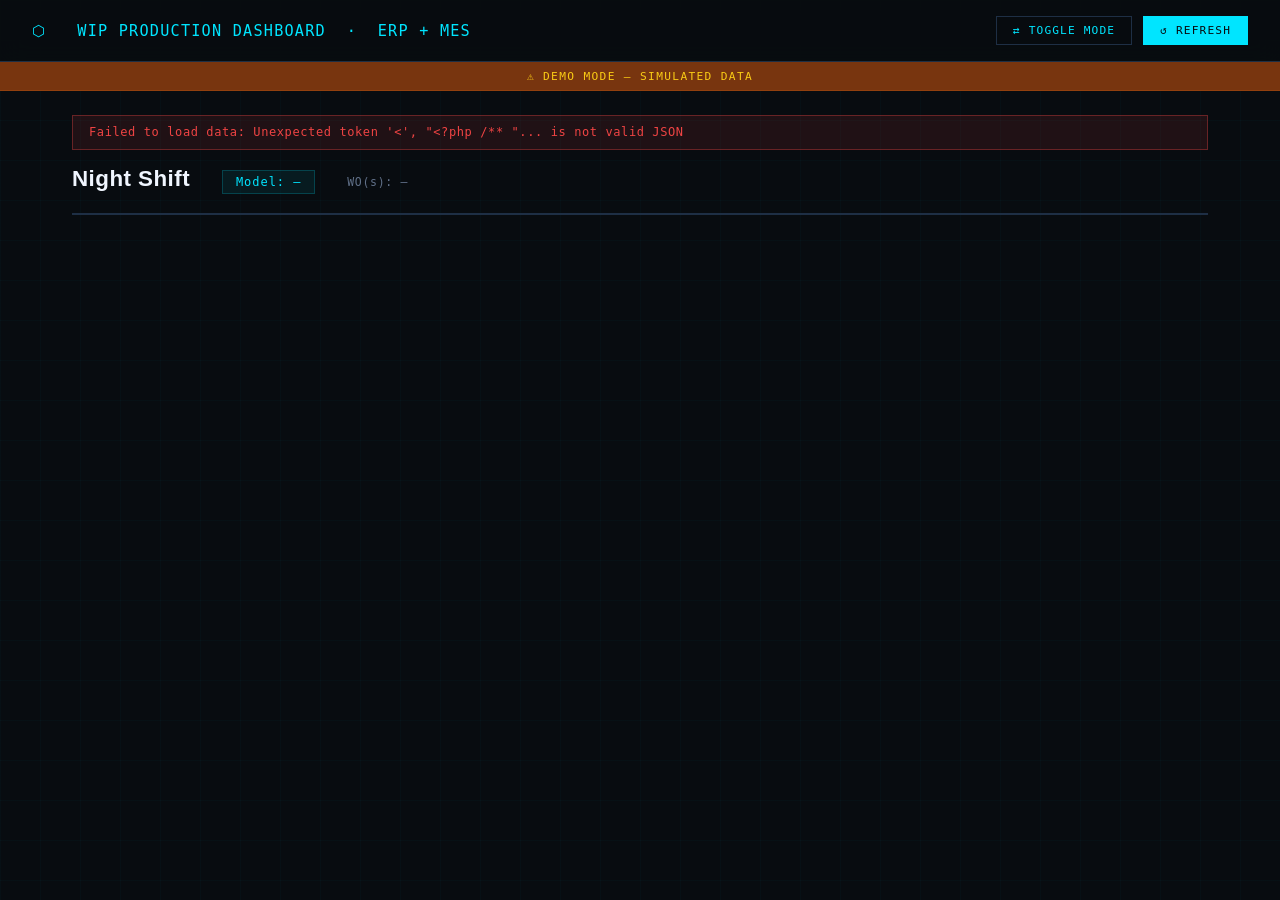
<file: projects/wip-dashboard/dashboard.html>
<!DOCTYPE html>
<html lang="en">
<head>
  <meta charset="UTF-8"/>
  <meta name="viewport" content="width=device-width, initial-scale=1.0"/>
  <title>WIP Dashboard | Jenniffer Teh</title>
  <link rel="stylesheet" href="dashboard.css"/>
</head>
<body>

<div id="loadingOverlay">⟳ &nbsp; LOADING DATA…</div>

<!-- Header -->
<header class="header">
  <div class="header-title">⬡ &nbsp; WIP PRODUCTION DASHBOARD &nbsp;·&nbsp; ERP + MES</div>
  <div class="header-actions">
    <button id="modeToggle" class="btn">⇄ Toggle Mode</button>
    <button id="refreshBtn" class="btn btn-primary">↺ Refresh</button>
  </div>
</header>

<!-- Mode banner -->
<div id="modeBanner" class="banner demo">⚠ DEMO MODE — Simulated data</div>

<!-- Main -->
<main class="container">

  <div id="errorMsg"></div>

  <!-- Meta info -->
  <div class="meta-bar">
    <div class="shift-title" id="shiftTitle">Night Shift</div>
    <div class="model-badge" id="modelBadge">Model: —</div>
    <div class="wo-label"    id="woLabel">WO(s): —</div>
  </div>
  <div id="timestamp"></div>

  <!-- Dashboard table (built by JS) -->
  <div class="table-wrap">
    <table id="dashTable"></table>
  </div>

</main>

<script src="dashboard.js"></script>
</body>
</html>
</file>
<file: projects/wip-dashboard/dashboard.css>
/* ============================================================
   WIP Dashboard — dashboard.css
   Dark cyber aesthetic matching the portfolio.
   ============================================================ */

*, *::before, *::after { box-sizing: border-box; margin: 0; padding: 0; }

:root {
  --bg:        #080c10;
  --surface:   #0e1520;
  --card:      #121c2a;
  --border:    #1e2f45;
  --accent:    #00e5ff;
  --accent2:   #7b5ea7;
  --good:      #22c55e;
  --warn:      #facc15;
  --crit:      #ef4444;
  --text:      #ccd6f6;
  --muted:     #607088;
  --white:     #f0f6ff;
  --mono:      'Share Tech Mono', monospace;
  --head:      'Syne', sans-serif;
  --body:      'DM Sans', sans-serif;
}

@import url('https://fonts.googleapis.com/css2?family=Share+Tech+Mono&family=Syne:wght@700;800&family=DM+Sans:wght@300;400;500&display=swap');

body {
  background: var(--bg);
  color: var(--text);
  font-family: var(--body);
  font-weight: 300;
  min-height: 100vh;
}

/* Grid overlay */
body::after {
  content: '';
  position: fixed; inset: 0; z-index: 0; pointer-events: none;
  background-image:
    linear-gradient(rgba(0,229,255,.025) 1px, transparent 1px),
    linear-gradient(90deg, rgba(0,229,255,.025) 1px, transparent 1px);
  background-size: 40px 40px;
}

/* ── Header ──────────────────────────────────────────────────────────────── */
.header {
  position: relative; z-index: 10;
  background: rgba(8,12,16,.92);
  backdrop-filter: blur(12px);
  border-bottom: 1px solid var(--border);
  padding: 1rem 2rem;
  display: flex; align-items: center; justify-content: space-between; gap: 1rem;
  flex-wrap: wrap;
}
.header-title {
  font-family: var(--mono);
  font-size: .95rem;
  color: var(--accent);
  letter-spacing: .08em;
}
.header-actions { display: flex; gap: .7rem; align-items: center; }

/* ── Buttons ─────────────────────────────────────────────────────────────── */
.btn {
  font-family: var(--mono);
  font-size: .7rem;
  letter-spacing: .1em;
  text-transform: uppercase;
  padding: .45rem 1rem;
  border: 1px solid var(--border);
  background: transparent;
  color: var(--accent);
  cursor: pointer;
  display: inline-flex; align-items: center; gap: .4rem;
  transition: border-color .2s, background .2s;
  text-decoration: none;
}
.btn:hover { border-color: var(--accent); background: rgba(0,229,255,.06); }
.btn-primary { background: var(--accent); color: #080c10; border-color: var(--accent); }
.btn-primary:hover { opacity: .85; }

/* ── Mode banner ─────────────────────────────────────────────────────────── */
.banner {
  position: relative; z-index: 9;
  text-align: center;
  padding: .45rem 1rem;
  font-family: var(--mono);
  font-size: .7rem;
  letter-spacing: .12em;
  text-transform: uppercase;
}
.banner.demo { background: #78350f; color: var(--warn); border-bottom: 1px solid #92400e; }
.banner.real { background: #14532d; color: var(--good); border-bottom: 1px solid #166534; }

/* ── Loading overlay ─────────────────────────────────────────────────────── */
#loadingOverlay {
  display: none;
  position: fixed; inset: 0; z-index: 200;
  background: rgba(8,12,16,.75);
  align-items: center; justify-content: center;
  font-family: var(--mono); font-size: .85rem;
  color: var(--accent); letter-spacing: .15em;
}

/* ── Error ───────────────────────────────────────────────────────────────── */
#errorMsg {
  display: none;
  background: rgba(239,68,68,.1);
  border: 1px solid rgba(239,68,68,.35);
  color: var(--crit);
  font-family: var(--mono); font-size: .75rem;
  padding: .6rem 1rem; margin-bottom: 1rem;
  letter-spacing: .05em;
}

/* ── Container ───────────────────────────────────────────────────────────── */
.container {
  position: relative; z-index: 1;
  padding: 1.5rem 2rem;
  max-width: 1200px;
  margin: 0 auto;
}

/* ── Meta bar (shift / model / WO) ──────────────────────────────────────── */
.meta-bar {
  display: flex; flex-wrap: wrap; gap: .8rem 2rem;
  align-items: baseline;
  margin-bottom: 1.2rem;
}
.shift-title {
  font-family: var(--head);
  font-size: 1.4rem;
  font-weight: 800;
  color: var(--white);
  letter-spacing: .02em;
}
.model-badge {
  font-family: var(--mono);
  font-size: .75rem;
  color: var(--accent);
  background: rgba(0,229,255,.07);
  border: 1px solid rgba(0,229,255,.2);
  padding: .25rem .8rem;
  letter-spacing: .08em;
}
.wo-label {
  font-family: var(--mono);
  font-size: .72rem;
  color: var(--muted);
  letter-spacing: .06em;
}
#timestamp {
  font-family: var(--mono);
  font-size: .65rem;
  color: var(--muted);
  letter-spacing: .08em;
  margin-bottom: 1rem;
}

/* ── Table wrapper ───────────────────────────────────────────────────────── */
.table-wrap {
  background: var(--card);
  border: 1px solid var(--border);
  overflow-x: auto;
}

/* ── Table ───────────────────────────────────────────────────────────────── */
#dashTable {
  width: 100%;
  border-collapse: collapse;
  min-width: 560px;
}

/* All cells base */
#dashTable th,
#dashTable td {
  padding: .55rem .9rem;
  text-align: center;
  border-bottom: 1px solid rgba(30,47,69,.5);
  font-size: .85rem;
}

/* ── Header rows ─────────────────────────────────────────────────────────── */

/* Process name header (PACKING / REWORK …) */
.row-header-process th {
  background: var(--surface);
  font-family: var(--head);
  font-weight: 700;
  font-size: .85rem;
  color: var(--accent);
  letter-spacing: .12em;
  text-transform: uppercase;
  border-bottom: 2px solid var(--accent);
}
.row-header-process .col-time {
  color: var(--muted);
  font-family: var(--mono);
  font-size: .7rem;
  font-weight: 400;
}

/* Sub-header Plan / Actual / Delta */
.row-subheader th {
  background: #0d1825;
  font-family: var(--mono);
  font-size: .68rem;
  color: var(--muted);
  letter-spacing: .1em;
  text-transform: uppercase;
  border-bottom: 1px solid var(--border);
}
.row-subheader .col-label {
  color: var(--accent);
}

/* ── WIP row ─────────────────────────────────────────────────────────────── */
.row-wip td {
  background: rgba(0,229,255,.04);
  font-family: var(--mono);
  font-size: .8rem;
  color: var(--accent);
}
.row-wip .col-label {
  color: var(--muted);
  font-size: .7rem;
  letter-spacing: .12em;
  text-transform: uppercase;
  text-align: left;
  font-family: var(--mono);
}

/* ── Plan total row ──────────────────────────────────────────────────────── */
.row-plan-total td {
  background: rgba(123,94,167,.07);
  font-family: var(--mono);
  font-weight: 700;
  color: #b39ddb;
}
.row-plan-total .col-label {
  color: var(--muted); font-size: .7rem;
  letter-spacing: .12em; text-transform: uppercase;
  text-align: left; font-weight: 400;
}

/* ── Yield row ───────────────────────────────────────────────────────────── */
.row-yield td {
  font-family: var(--mono);
  font-weight: 700;
  font-size: .9rem;
  letter-spacing: .05em;
}
.row-yield .col-label {
  color: var(--muted); font-size: .7rem;
  letter-spacing: .12em; text-transform: uppercase;
  text-align: left; font-weight: 400;
}
.yield-good { background: rgba(34,197,94,.12);  color: var(--good); }
.yield-warn { background: rgba(250,204,21,.1);  color: var(--warn); }
.yield-crit { background: rgba(239,68,68,.1);   color: var(--crit); }

/* ── Hour rows ───────────────────────────────────────────────────────────── */
.row-even td { background: var(--card); }
.row-odd  td { background: rgba(14,21,32,.6); }

tbody tr:hover td { background: rgba(0,229,255,.04); }

.col-time-val {
  font-family: var(--mono);
  font-size: .78rem;
  color: var(--muted);
  text-align: left;
  padding-left: 1rem;
  white-space: nowrap;
}
.col-plan   { color: var(--text); }
.col-actual { color: var(--muted); }

.has-actual { color: var(--white); font-weight: 500; }
.no-actual  { color: rgba(96,112,136,.4); }

/* ── Delta colours ───────────────────────────────────────────────────────── */
.delta-pos  { color: var(--good);  font-family: var(--mono); font-weight: 600; }
.delta-neg  { color: var(--warn);  font-family: var(--mono); font-weight: 600; }
.delta-crit { color: var(--crit);  font-family: var(--mono); font-weight: 600; }

/* ── Totals row ──────────────────────────────────────────────────────────── */
.row-totals td {
  background: var(--surface);
  border-top: 2px solid var(--border);
  border-bottom: none;
  font-family: var(--mono);
  font-weight: 700;
  font-size: .88rem;
  color: var(--white);
}
.row-totals .col-label {
  color: var(--accent);
  text-align: left;
  padding-left: 1rem;
  font-size: .75rem;
  letter-spacing: .12em;
  text-transform: uppercase;
}

/* ── Responsive ──────────────────────────────────────────────────────────── */
@media (max-width: 640px) {
  .container { padding: 1rem; }
  .header { padding: .8rem 1rem; }
  .shift-title { font-size: 1.1rem; }
}
</file>
